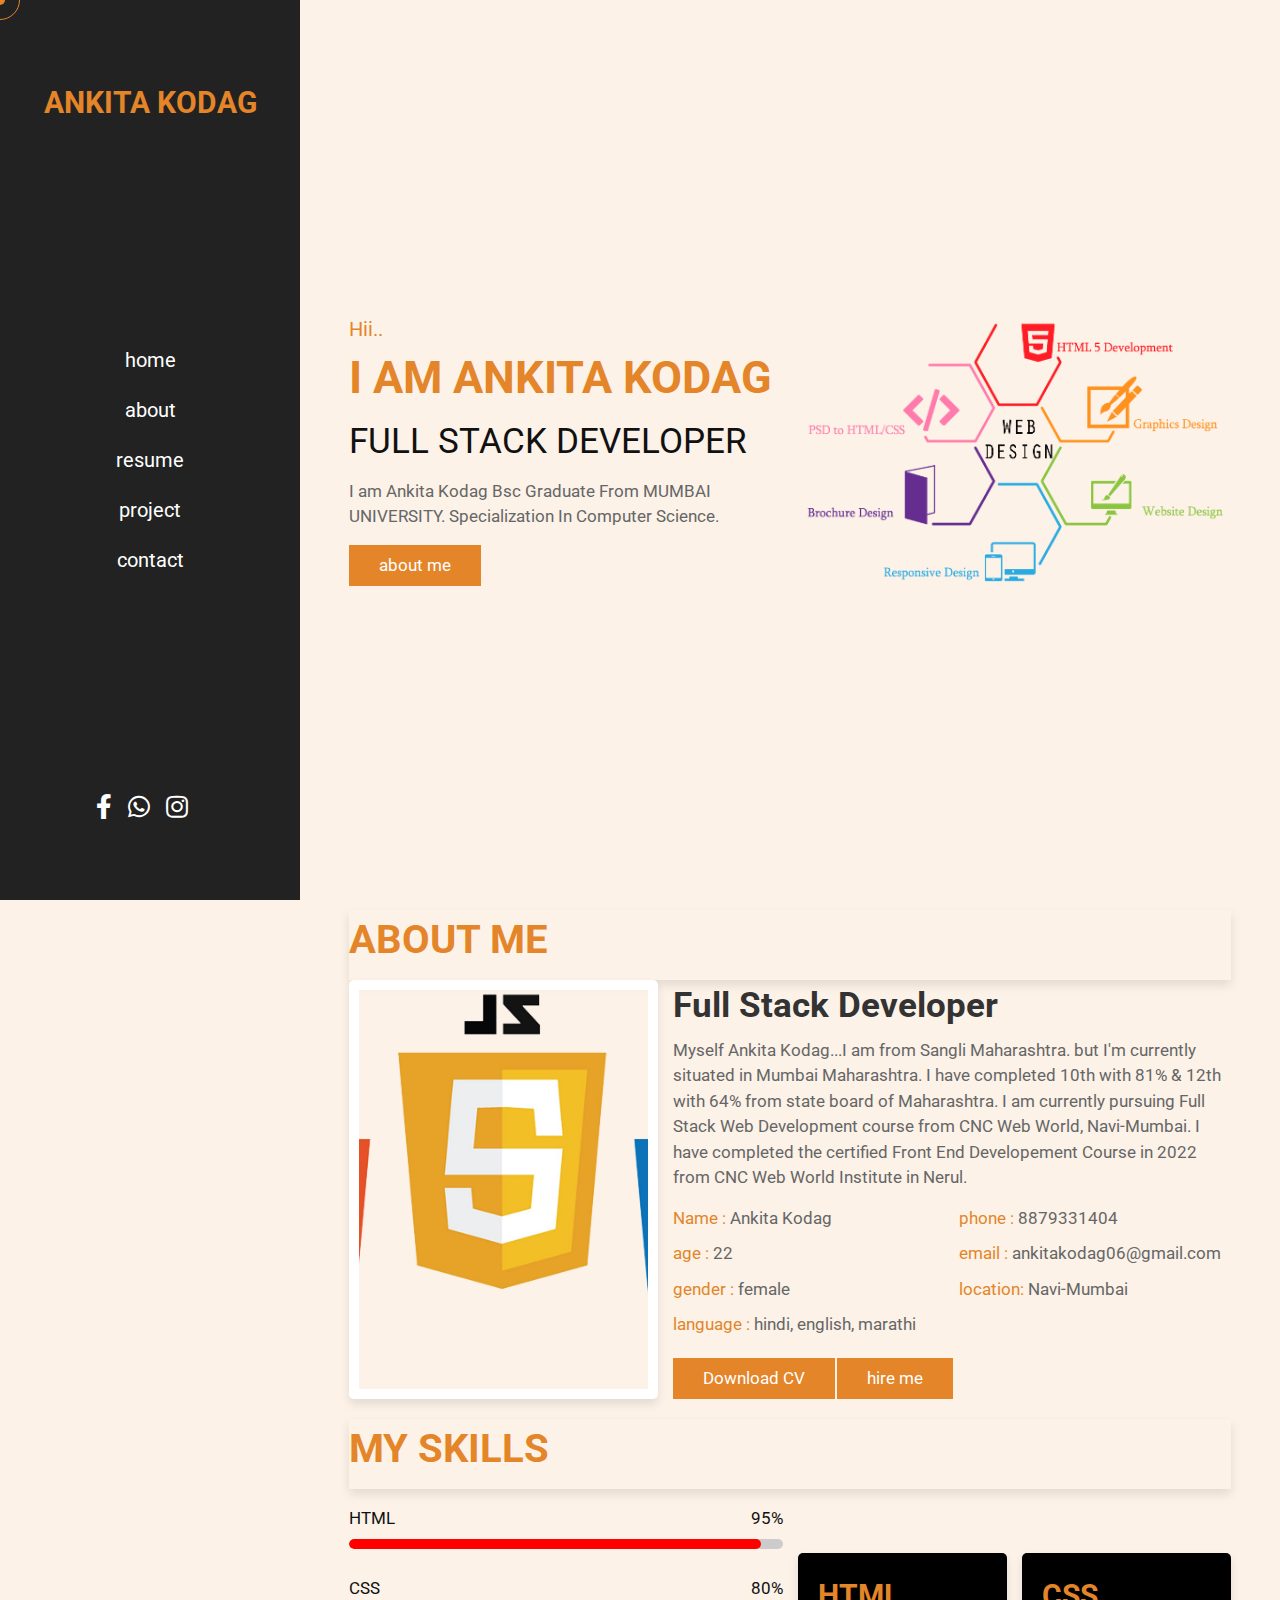
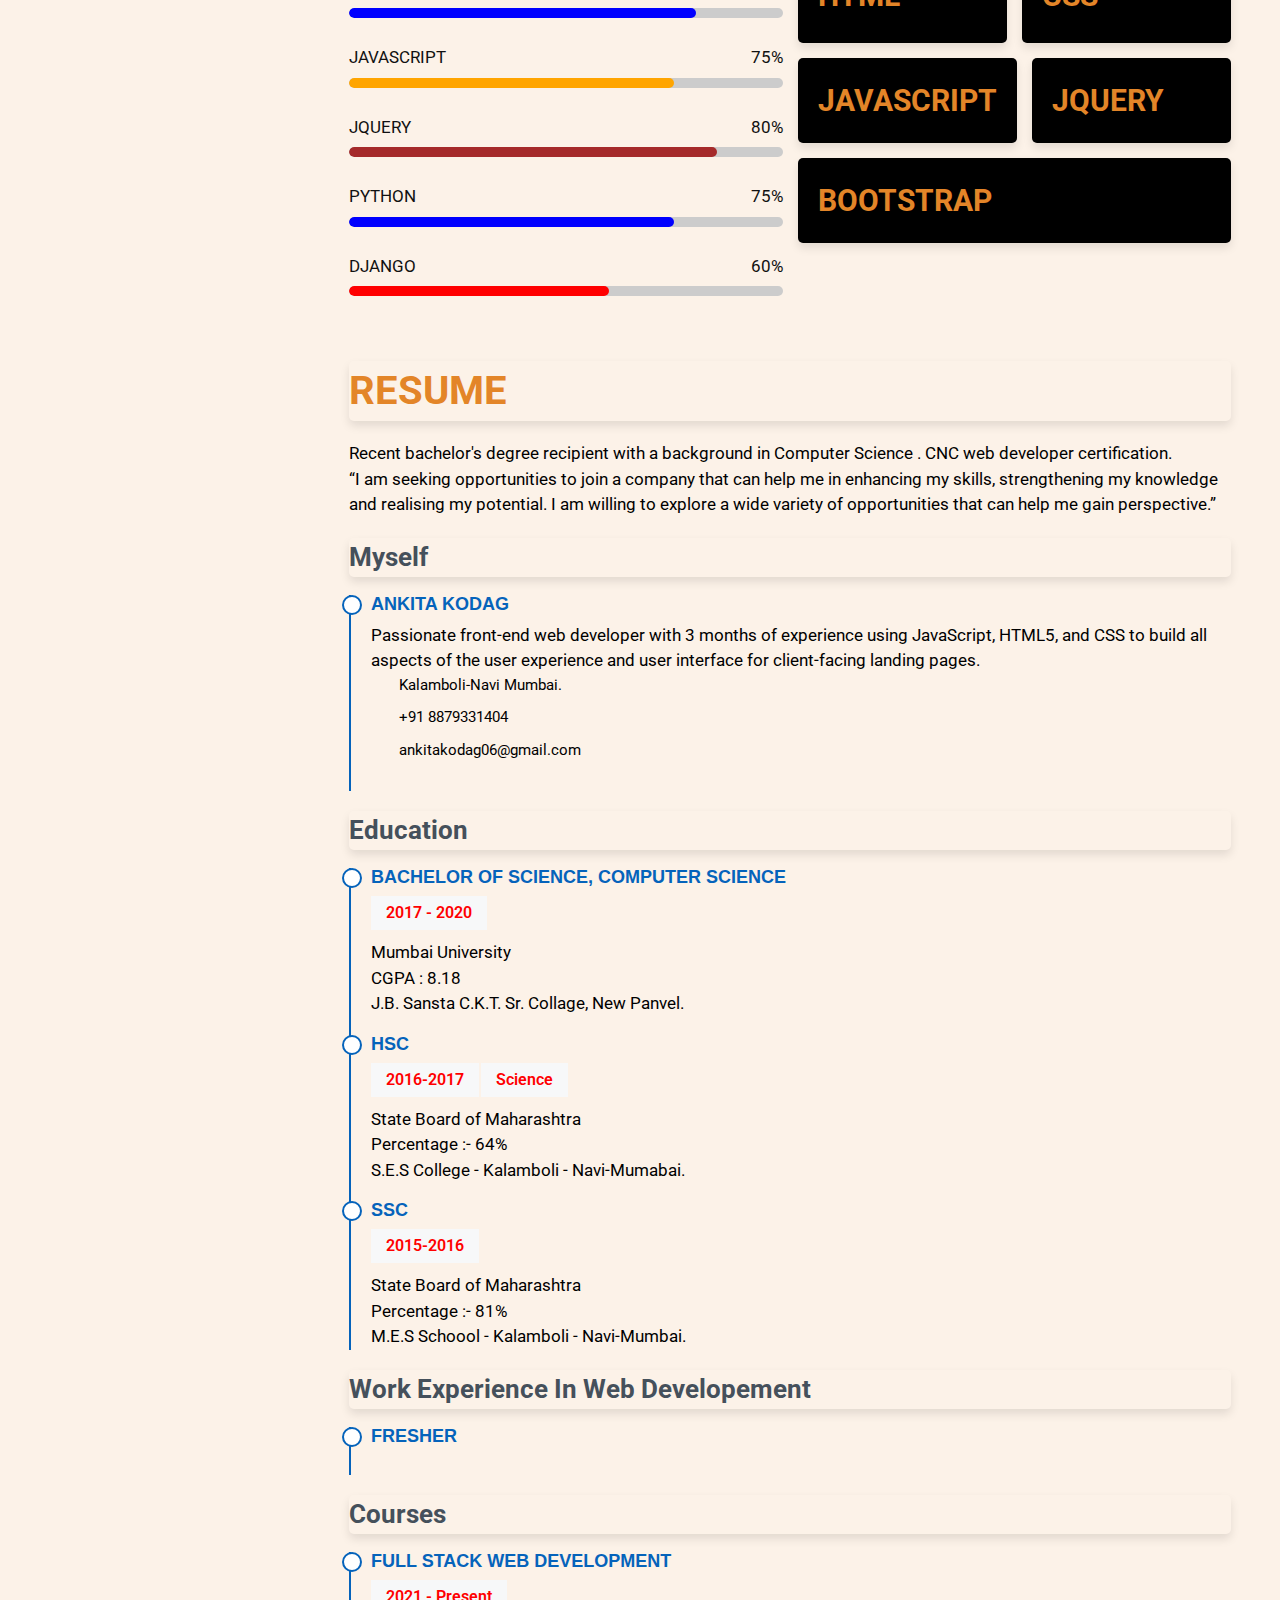
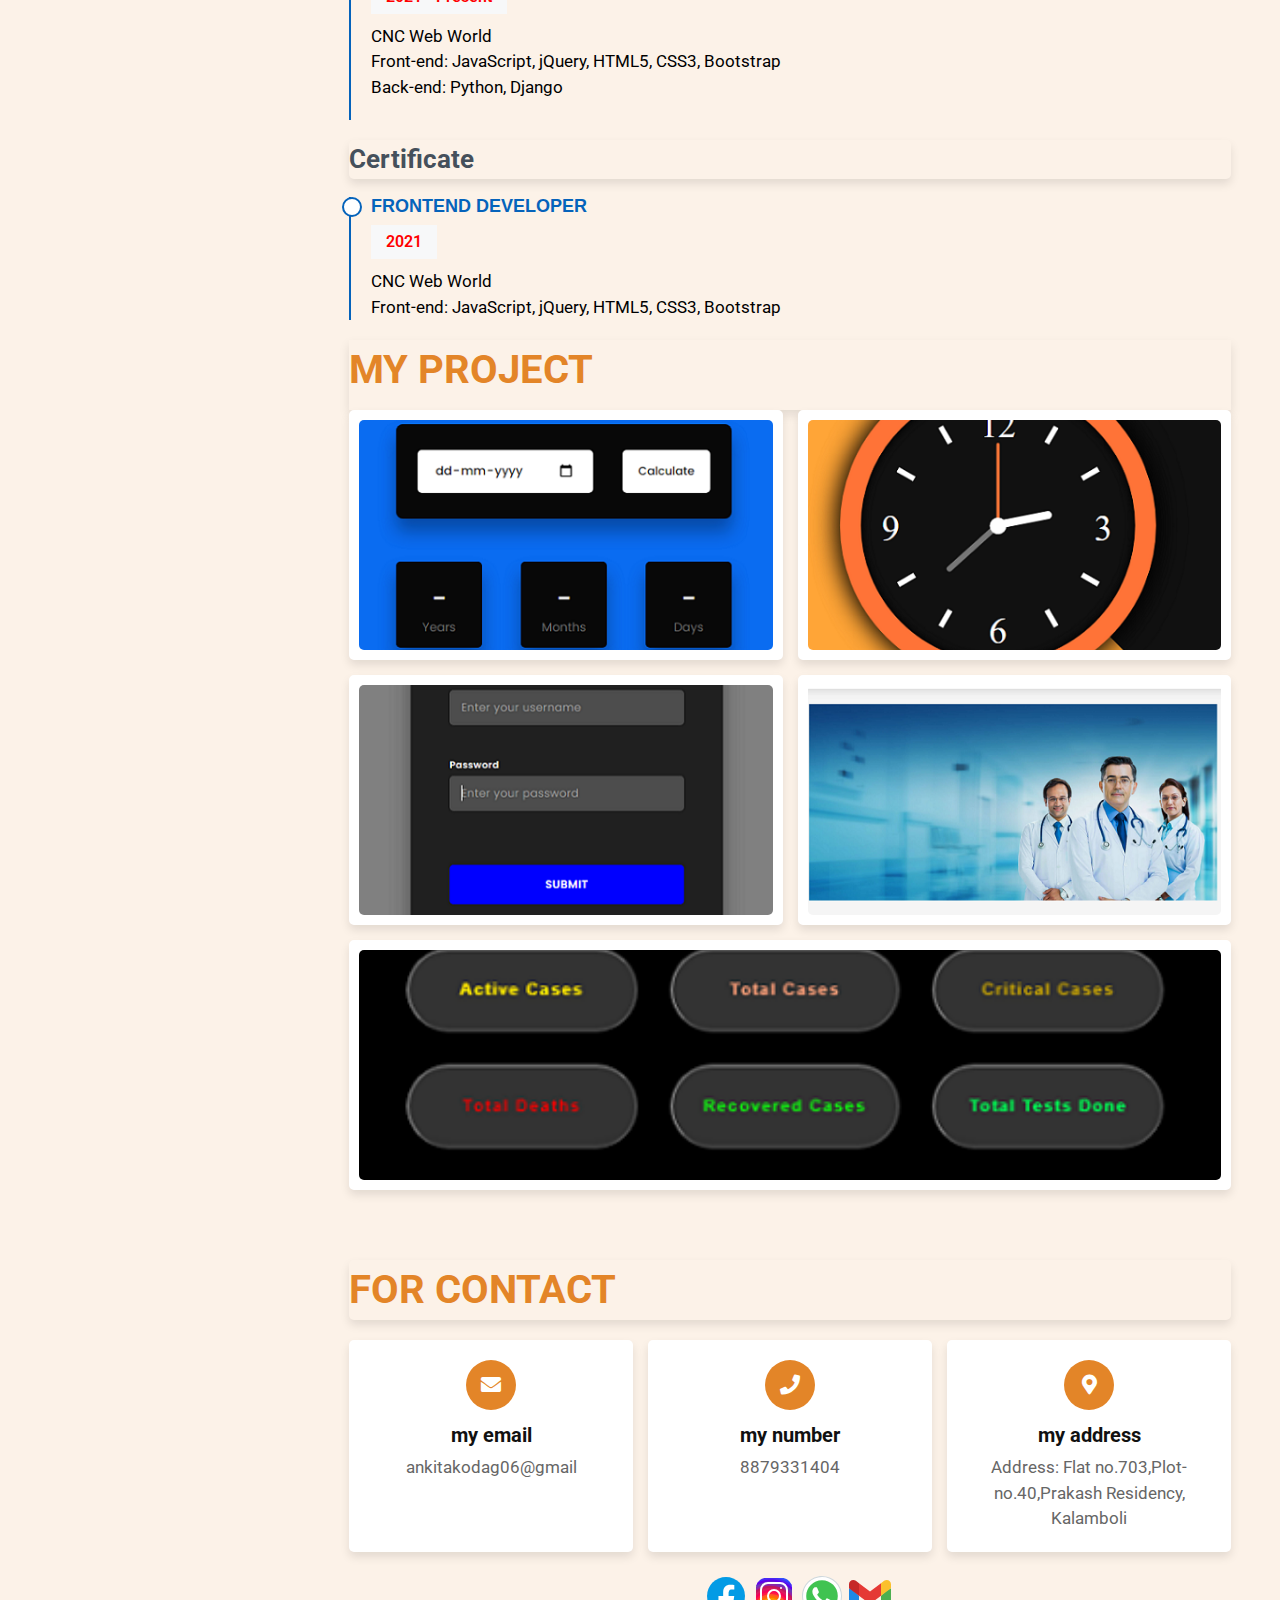
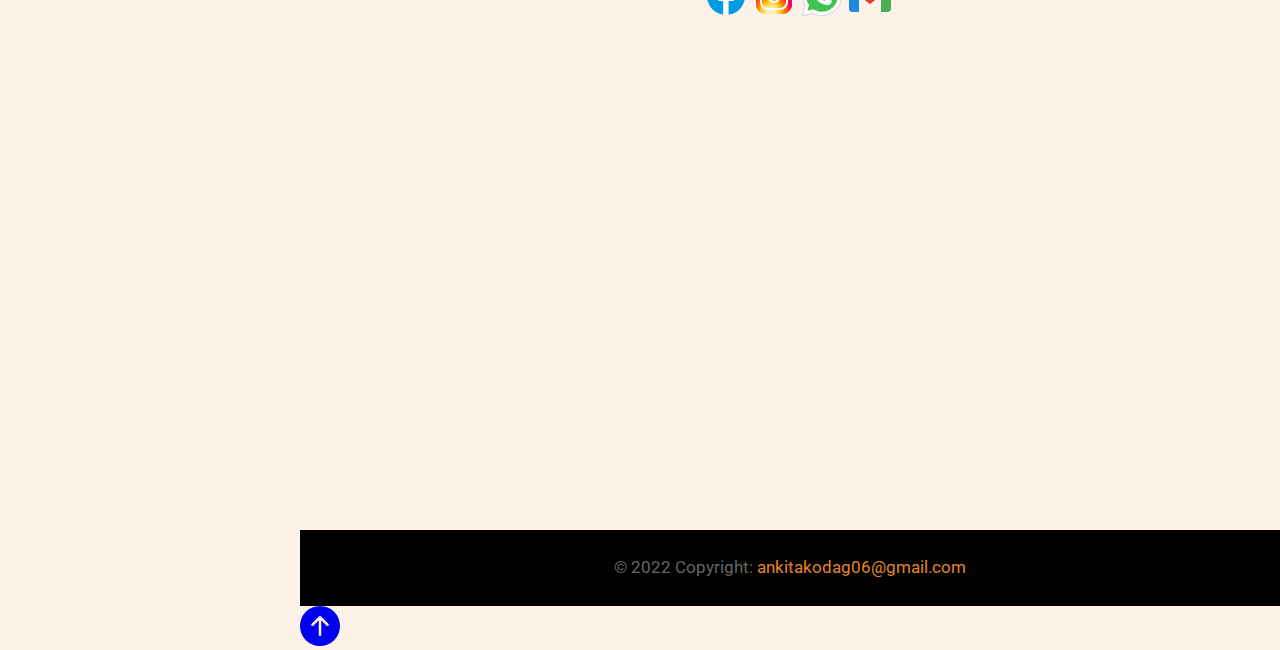
<file: index.html>
<!DOCTYPE html>
<html lang="en">
<head>
    <meta charset="UTF-8">
    <meta http-equiv="X-UA-Compatible" content="IE=edge">
    <meta name="viewport" content="width=device-width, initial-scale=1.0">
    <title>ANKITA_KODAG</title>

    <link rel="stylesheet" href="https://cdnjs.cloudflare.com/ajax/libs/font-awesome/5.15.3/css/all.min.css">

    <link rel="stylesheet" href="css/style.css">

</head>
<body>

<div class="cursor-1"></div>
<div class="cursor-2"></div>


<div id="menu-bars" class="fas fa-bars"></div>
    
<!-- header starts  -->

<header>

    <a href="#" class="logo"> <span>Ankita</span> Kodag </a>

    <nav class="navbar">
        <a href="#home">home</a>
        <a href="#about">about</a>
        <a href="#resume">resume</a>
        <a href="#project">project</a>
        <a href="#contact">contact</a>
    </nav>

    <div class="follow">
        <a href="#" class="fab fa-facebook-f"></a>
        <a href="#" class="fab fa-whatsapp"></a>
        <a href="#" class="fab fa-instagram"></a>
        <a href="#" class="fab fa-email"></a>
    </div>

</header>

<!-- header ends -->

<!-- home starts  -->

<section class="home" id="home">

    <div class="content">
        <span class="hi"> Hii..</span>
        <h3> I AM <span> ANKITA KODAG</span> </h3>
        <p class="info"> FULL STACK DEVELOPER </p>
        <p class="text"> I am Ankita Kodag Bsc Graduate From MUMBAI UNIVERSITY. 
		Specialization In Computer Science.</p>
        <a href="./Ankii-Resume.pdf" class="btn">about me</a>
    </div>

    <div class="image">
        <img src="images/body-banner.png" alt="">
    </div>

</section>

<!-- home ends -->

<!-- about starts  -->

<section class="about" id="about">

<h1 class="heading">ABOUT <span>ME</span> </h1>

<div class="row-1">

    <div class="image">
        <img src="images/about-img.png" alt="">
    </div>

    <div class="content">
        <h3>Full Stack Developer</h3>
        <p>Myself Ankita Kodag...I am from Sangli Maharashtra.
		but I'm currently situated in Mumbai Maharashtra.
		I have completed 10th with 81% & 12th with 64% from state board of Maharashtra.
		I am currently pursuing Full Stack Web Development course from CNC Web World,
		Navi-Mumbai.
	    I have completed the certified Front End Developement Course in 2022 from 
		CNC Web World Institute in Nerul.
              </p>
        <div class="box-container">
            <div class="box">
			    <p> <span> Name : </span> Ankita Kodag</p>
                <p> <span> age : </span> 22 </p>
                <p> <span> gender : </span> female </p>
                <p> <span> language : </span> hindi, english, marathi </p>

            </div>
            <div class="box">          
                <p> <span> phone : </span> 8879331404 </p>
                <p> <span> email : </span> ankitakodag06@gmail.com </p>
                <p> <span> location: </span> Navi-Mumbai </p>
            </div>
        </div>
       <a href="./Ankii-Resume.pdf" class="btn" download="./Ankii-Resume.pdf">Download CV</a>
       <a href="#" class="btn">hire me</a>
    </div>

</div>

<h1 class="heading"> <span> MY </span> SKILLS </h1>

<div class="row-2">

    <div class="skills">
        <div class="progress">
            <h3> HTML <span> 95% </span> </h3>
            <div class="bar"> <span></span> </div>
        </div>
        <div class="progress">
            <h3> CSS <span> 80% </span> </h3>
            <div class="bar"> <span></span> </div>
        </div>
        <div class="progress">
            <h3> JAVASCRIPT <span> 75% </span> </h3>
            <div class="bar"> <span></span> </div>
        </div>
		 <div class="progress">
            <h3> JQUERY <span> 80% </span> </h3>
            <div class="bar"> <span></span> </div>
        </div>
        <div class="progress">
            <h3> PYTHON <span> 75% </span> </h3>
            <div class="bar"> <span></span> </div>
        </div>
		<div class="progress">
            <h3> DJANGO <span> 60% </span> </h3>
            <div class="bar"> <span></span> </div>
        </div>
		
    </div>

    <div class="box-container">

        <div class="box">
            <h3> HTML</h3>
            <p></p>
        </div>
        <div class="box">
            <h3>CSS </h3>
            <p></p>
        </div>
        <div class="box">
            <h3>JAVASCRIPT </h3>
        </div>
		<div class="box">
            <h3>JQUERY </h3>           
        </div>
        <div class="box">
            <h3>BOOTSTRAP </h3>
            
        </div>

    </div>

</div>

</section><br>

<!-- about ends -->

<!-- resume starts  -->

    <section id="resume" class="resume">
      <div class="container">
        <div class="section-title">
          <h2>RESUME</h2>
          <p>Recent bachelor's degree recipient with a background in Computer Science . 
		    CNC web developer
            certification.<br>
            “I am seeking opportunities to join a company that can help me in enhancing my skills, strengthening my
            knowledge and realising my potential. I am willing to explore a wide variety of opportunities that can help
            me gain perspective.”</p>
        </div>
        <div class="row">
          <div class="col-lg-6">
            <h3 class="resume-title">Myself</h3>
            <div class="resume-item pb-0">
              <h4>Ankita Kodag</h4>
              <p>Passionate front-end web developer with 3 months of experience using JavaScript, HTML5, and CSS to
                  build all aspects of the user experience and user interface for client-facing landing pages.</p>
              <ul>
                <li> Kalamboli-Navi Mumbai. </li>
                <li>+91 8879331404</li>
                <li>ankitakodag06@gmail.com</li>
              </ul>
            </div>
            <h3 class="resume-title">Education</h3>
            <div class="resume-item">
              <h4>Bachelor of Science, Computer Science </h4>
              <h5>2017 - 2020</h5>
              <p> Mumbai University <br>CGPA : 8.18 </p>
              <p> J.B. Sansta C.K.T. Sr. Collage, New Panvel. </p>
            </div>
            <div class="resume-item">
              <h4>hsc</h4>
              <h5>2016-2017</h5>
              <h5>Science</h5>
              <p>State Board of Maharashtra<br>Percentage :- 64%</p>
              <p> S.E.S College - Kalamboli - Navi-Mumabai. </p>
            </div>
            <div class="resume-item">
              <h4>ssc</h4>
              <h5>2015-2016</h5><br>
              <p>State Board of Maharashtra<br>Percentage :- 81%</p>
              <p> M.E.S Schoool - Kalamboli - Navi-Mumbai. </p>
            </div>
          </div>
          <div class="col-lg-6">
            <h3 class="resume-title"> Work Experience In Web Developement</h3>
            <div class="resume-item">
              <h4>Fresher</h4>
            </div>
            <h3 class="resume-title">Courses</h3>
            <div class="resume-item">
              <h4>Full Stack Web Development</h4>
              <h5>2021 - Present</h5>
              <p>CNC Web World </p>
              <p>Front-end: JavaScript, jQuery, HTML5, CSS3, Bootstrap <br>
                Back-end: Python, Django</p>
            </div>
            <h3 class="resume-title">Certificate</h3>
            <div class="resume-item">
              <h4>Frontend Developer</h4>
              <h5>2021</h5>
              <p>CNC Web World </p>
              <p>Front-end: JavaScript, jQuery, HTML5, CSS3, Bootstrap</p>
            </div>
            
          </div>
        </div>

      </div>
    </section>
	 
<!-- resume ends -->

 <!--start Projects -->
        
		<section class="project" id="project">

    <h1 class="heading"> <span> my </span> project </h1>

    <div class="box-container">

        <div class="box">
            <a href="Age_calculator/index.html">
                <img src="images/Age_Calculator.PNG">
            </a>
            <h3> Age Calculator </h3>
            <!-- <div class="icons">
                <a href="#" class="fas fa-link"></a>
                <a href="#" class="fas fa-share"></a>
                <a href="#" class="fas fa-search"></a>
            </div> -->
        </div>

        <div class="box">
            <a href="Analog_clock/index.html">
                <img src="images/Analog_clock.PNG" alt="">
            </a>
            <h3> Analog Clock </h3>
            <!-- <div class="icons">
                <a href="#" class="fas fa-link"></a>
                <a href="#" class="fas fa-share"></a>
                <a href="#" class="fas fa-search"></a>
            </div> -->
        </div>

        <div class="box">
            <a href="Login_page/index.html">
                <img src="images/Login_page.PNG" alt="">
            </a>
            <h3> Login Page </h3>
            <!-- <div class="icons">
                <a href="#" class="fas fa-link"></a>
                <a href="#" class="fas fa-share"></a>
                <a href="#" class="fas fa-search"></a>
            </div> -->
        </div>

        <div class="box">
            <a href="hospital_project/index.html">
                <img src="images/Hospital_care.PNG" alt="">
            </a>
            <h3> Apollo Healthcare </h3>
            <!-- <div class="icons">
                <a href="#" class="fas fa-link"></a>
                <a href="#" class="fas fa-share"></a>
                <a href="#" class="fas fa-search"></a>
            </div> -->
        </div>

        <div class="box">
            <a href="covid_cases_tracker/covid.html">
                <img src="images/Covid_tracker.PNG" alt="">
            </a>
            <h3> Covid Cases Tracker </h3>
            <div class="icons">
                <a href="#" class="fas fa-link"></a>
                <a href="#" class="fas fa-share"></a>
                <a href="#" class="fas fa-search"></a>
            </div>
        </div>
    </div>

</section>
<!-- Projects ends -->

<!-- contact starts  -->

<section class="contact" id="contact">

     <h2>FOR CONTACT</h2>
	 
	 <div class="icons-container">

        <div class="icons">
            <i class="fas fa-envelope"></i>
            <h3>my email</h3>
            <p>ankitakodag06@gmail</p>
        </div>

        <div class="icons">
            <i class="fas fa-phone"></i>
            <h3>my number</h3>
            <p>8879331404</p>
        </div>

        <div class="icons">
            <i class="fas fa-map-marker-alt"></i>
            <h3>my address</h3>
            <p>Address: Flat no.703,Plot-no.40,Prakash Residency,
               Kalamboli</p>
        </div>

    </div>
	
            <ul class="list-unstyled list-inline text-center">
                <li class="list-inline-item">
                    <a href="https://www.facebook.com/ankita.kodag.96">
                        <div class="icons8-facebook"></div>
                    </a>
                </li>
                <li class="list-inline-item">
                    <a href="https://instagram.com/_.ankii._06">
                        <div class="icons8-instagram"></div>
                    </a>
                </li>
                <li class="list-inline-item">
                    <a href="https://wa.me/8879331404">
                        <div class="icons8-whatsapp"></div>
                    </a>
                </li>
                <li class="list-inline-item">
                    <a href="mailto:ankitakodag06@gmail.com">
                        <div class="icons8-gmail"></div>
                    </a>
                </li>
            </ul>

</section>

<!-- contact ends -->

<div class="footer">© 2022 Copyright:
            <a href="mailto:ankitakodag06@gmail.com"> ankitakodag06@gmail.com</a>
        </div>

<div class="preloader fixed-bottom d-flex">
        <a href="#" class="back-to-top d-flex justify-content-end active">
            <svg width="40" height="40" fill="currentColor" class="bi bi-arrow-up-circle-fill" viewBox="0 0 16 16">
            <path d="M16 8A8 8 0 1 0 0 8a8 8 0 0 0 16 0zm-7.5 3.5a.5.5 0 0 1-1 0V5.707L5.354 7.854a.5.5 0 1 1-.708-.708l3-3a.5.5 0 0 1 .708 0l3 3a.5.5 0 0 1-.708.708L8.5 5.707V11.5z" />
            </svg>
        </a>
    </div>
    <script>
        $(".navbar-toggler").click(function() {
            $("#menu").css({
                "background": "white",
                "text-align": "center",
                "box-shadow": "10px 10px 100px grey"
            });
        });
    </script>
	
<script src="js/script.js"></script>

</body>
</html>
</file>
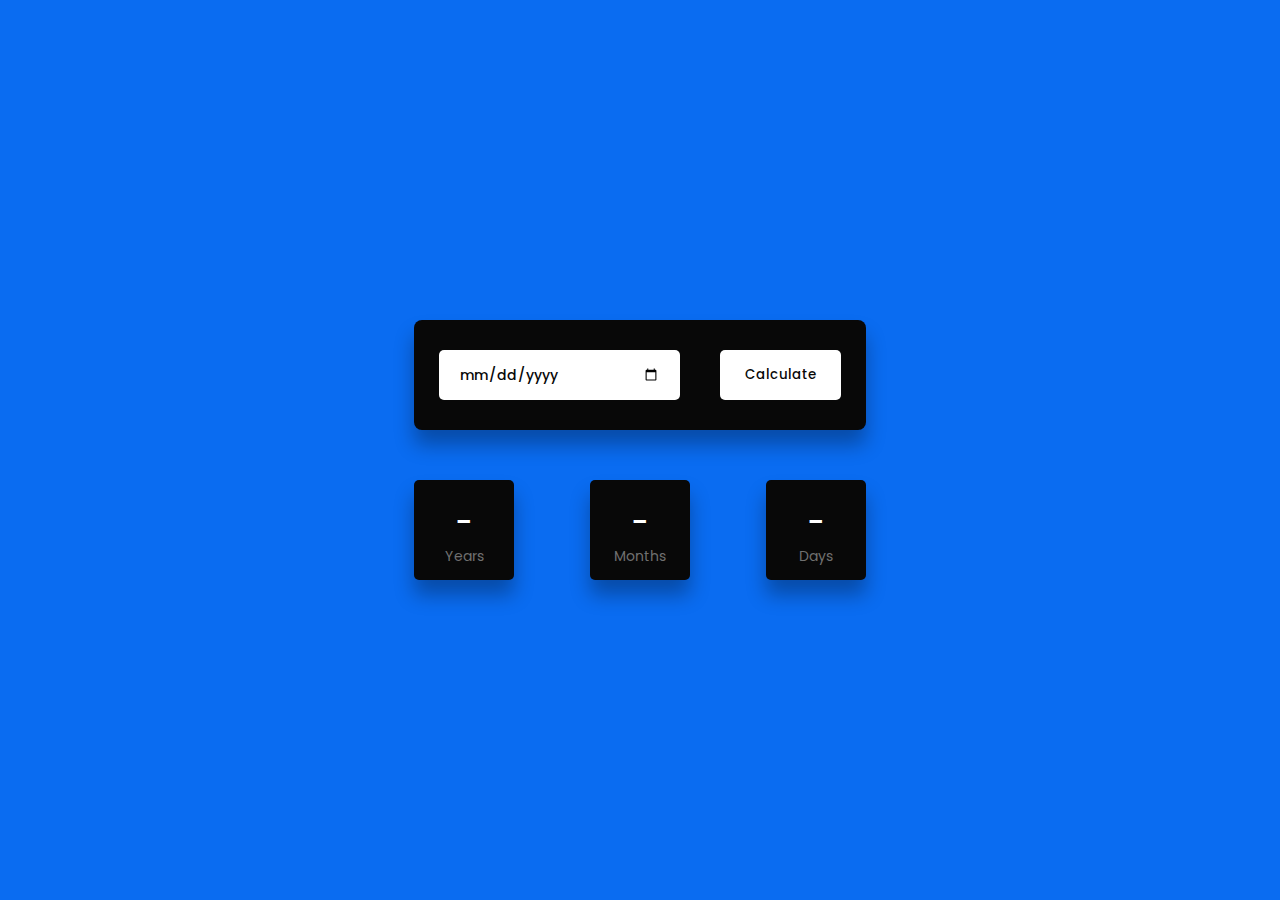
<file: Age_calculator/index.html>
<!DOCTYPE html>
<html lang="en">
<head>
    <title>Age Calculator</title>
    <!--Google Font-->
    <link rel="preconnect" href="https://fonts.gstatic.com">
    <link href="https://fonts.googleapis.com/css2?family=Poppins:wght@400;500&display=swap" rel="stylesheet">
    <!--Stylesheet-->
    <link rel="stylesheet" href="style.css">
</head>
<body>
    <div class="container">
        <div class="inputs-wrapper">
            <input type="date" id="date-input">
            <button onclick="ageCalculate()">Calculate</button>
        </div>
        <div class="outputs-wrapper">
            <div>
                <span id="years">
                    -
                </span>
                <p>
                    Years
                </p>
            </div>
            <div>
                <span id="months">
                    -
                </span>
                <p>
                   Months
                </p>
            </div>
            <div>
                <span id="days">
                    -
                </span>
                <p>
                    Days
                </p>
            </div>
        </div>
    </div>
    <script src="script.js"></script>
</body>
</html>
</file>
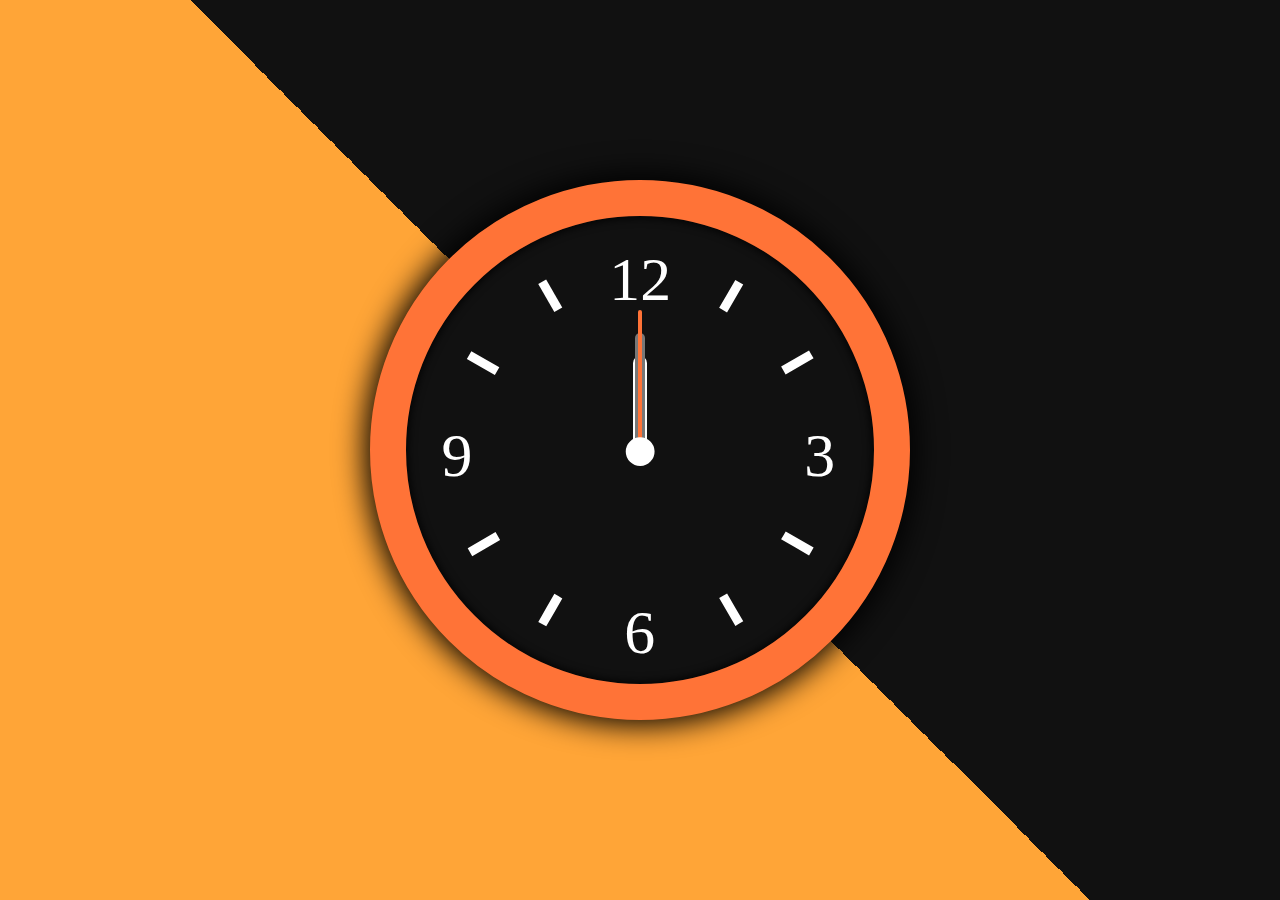
<file: Analog_clock/index.html>
<html>
<head>
    <title>Clock</title>
    <style>
        *{
            padding: 0;
            margin: 0;
            box-sizing: border-box;
        }
        body{
            height: 100vh;
            width: 100vw;
            background: linear-gradient(45deg,#ffa537 50%,#111 50%);
        }
        .clock{
            height: 60vmin;
            width: 60vmin;
            background: #111;
            border-radius: 50%;
            border: 4vmin solid #ff7337;
            position: absolute;
            top: 50%;
            left: 50%;
            transform: translate(-50%,-50%);
            box-shadow:0 0 30px 5px black,
            inset 0 0 10px 1px black;
        }
        svg{
            height: 100%;
            width: 100%;
        }
        #hourhand{
            height: 20%;
            width: 3%;
            background:#fff;
        }
        #minhand{
            height: 25%;
            width: 2%;
            background: #777;
        }
        #sechand{
            height: 30%;
            width: 1%;
            background: #ff7337;
        }
        #hourhand , #minhand , #sechand{
            position: absolute;
            left: 0;
            right: 0;
            margin: auto;
            bottom: 50%;
            z-index: -1;
            border-radius: 1vmin;
            transform-origin: bottom;  
        }
      
    </style>
</head>
<body>
   <div class="clock">
       <div id="hourhand"></div>
       <div id="minhand"></div>
       <div id="sechand"></div>
       <svg id="Layer_1" data-name="Layer 1" width="320" height="320" viewBox="0 0 320 320">

        <title>clock new temp</title>

        <circle cx="160" cy="160" r="160" style="fill: none" />

        <g>

            <path
                d="M90.41829,46.56813l5.40956-3.12228c3.66372,6.36569,7.30721,12.69624,11.01555,19.13948l-5.40783,3.1334Z"
                style="fill: #fff" />

            <path
                d="M63.82572,103.36729,60.74883,108.796,41.60629,97.8415,44.69,92.43065C51.07971,96.08258,57.38641,99.68705,63.82572,103.36729Z"
                style="fill: #fff" />

            <path
                d="M101.45571,258.35751c1.88379,1.08545,3.5949,2.0714,5.41266,3.11878-3.66,6.36731-7.2817,12.66808-10.97572,19.09463l-5.44582-3.043C94.12876,271.1164,97.76594,264.78275,101.45571,258.35751Z"
                style="fill: #fff" />

            <path
                d="M225.17634,43.69783c1.84207,1.05807,3.55478,2.04183,5.40949,3.10718l-11.08332,19.12-5.37464-3.1643C217.80213,56.42121,221.46346,50.104,225.17634,43.69783Z"
                style="fill: #fff" />

            <path
                d="M275.58741,232.09351c-6.436-3.71452-12.7328-7.34863-19.12046-11.03525,1.07107-1.82437,2.0849-3.55131,3.16364-5.38875l19.09655,11.025C277.67729,228.49981,276.67215,230.22819,275.58741,232.09351Z"
                style="fill: #fff" />

            <path
                d="M45.2884,232.626l-3.10166-5.42688,19.01835-11.11293c1.07566,1.84659,2.08195,3.57412,3.13731,5.38585Z"
                style="fill: #fff" />

            <path
                d="M275.56452,91.88642c1.07864,1.87784,2.0608,3.58763,3.10882,5.4121L259.56711,108.361c-1.03017-1.82147-2.015-3.56272-3.0717-5.43122Z"
                style="fill: #fff" />

            <path
                d="M214.13,261.22387l5.41128-3.12022c3.68242,6.34842,7.34868,12.669,11.06216,19.071-1.8268,1.07453-3.5612,2.09471-5.36191,3.15387Z"
                style="fill: #fff" />

            <text transform="translate(149.2113 298.5818)"
                style="font-size: 42.23796081542969px;fill: #fff;font-family: WorkSans-Regular, Work Sans">6</text>

            <path
                d="M160.19628,170.99376a9.94806,9.94806,0,0,1-9.944-9.96613,9.86362,9.86362,0,0,1,19.71948-.17825A10.01217,10.01217,0,0,1,160.19628,170.99376Z"
                style="fill: #fff" />

            <text transform="translate(24.27283 178.11598)"
                style="font-size: 42.23796081542969px;fill: #fff;font-family: WorkSans-Regular, Work Sans">9</text>

            <text transform="translate(272.33728 178.11598)"
                style="font-size: 42.23796081542969px;fill: #fff;font-family: WorkSans-Regular, Work Sans">3</text>

            <text transform="translate(138.97937 57.27126)"
                style="font-size: 42.23796081542969px;fill: #fff;font-family: WorkSans-Regular, Work Sans">12</text>

        </g>

    </svg>
   </div>
   <script>
    // clock hand variables
    let hourhand = document.getElementById('hourhand');
    let minhand = document.getElementById('minhand');
    let sechand = document.getElementById('sechand');
    // loop
    setInterval(() => {
        // time variavles
        let time = new Date();
        let hour = time.getHours();
        let min = time.getMinutes();
        let sec = time.getSeconds();
        // maths
        let hr = hour*30 + min/2;
        let mr = min*6;
        let sr = sec*6;

        // hand rptation
        hourhand.style.transform =`rotate(${hr}deg)`;
        minhand.style.transform =`rotate(${mr}deg)`;
        sechand.style.transform =`rotate(${sr}deg)`;

    }, 1000);
   </script>
</body>
</html>
</file>
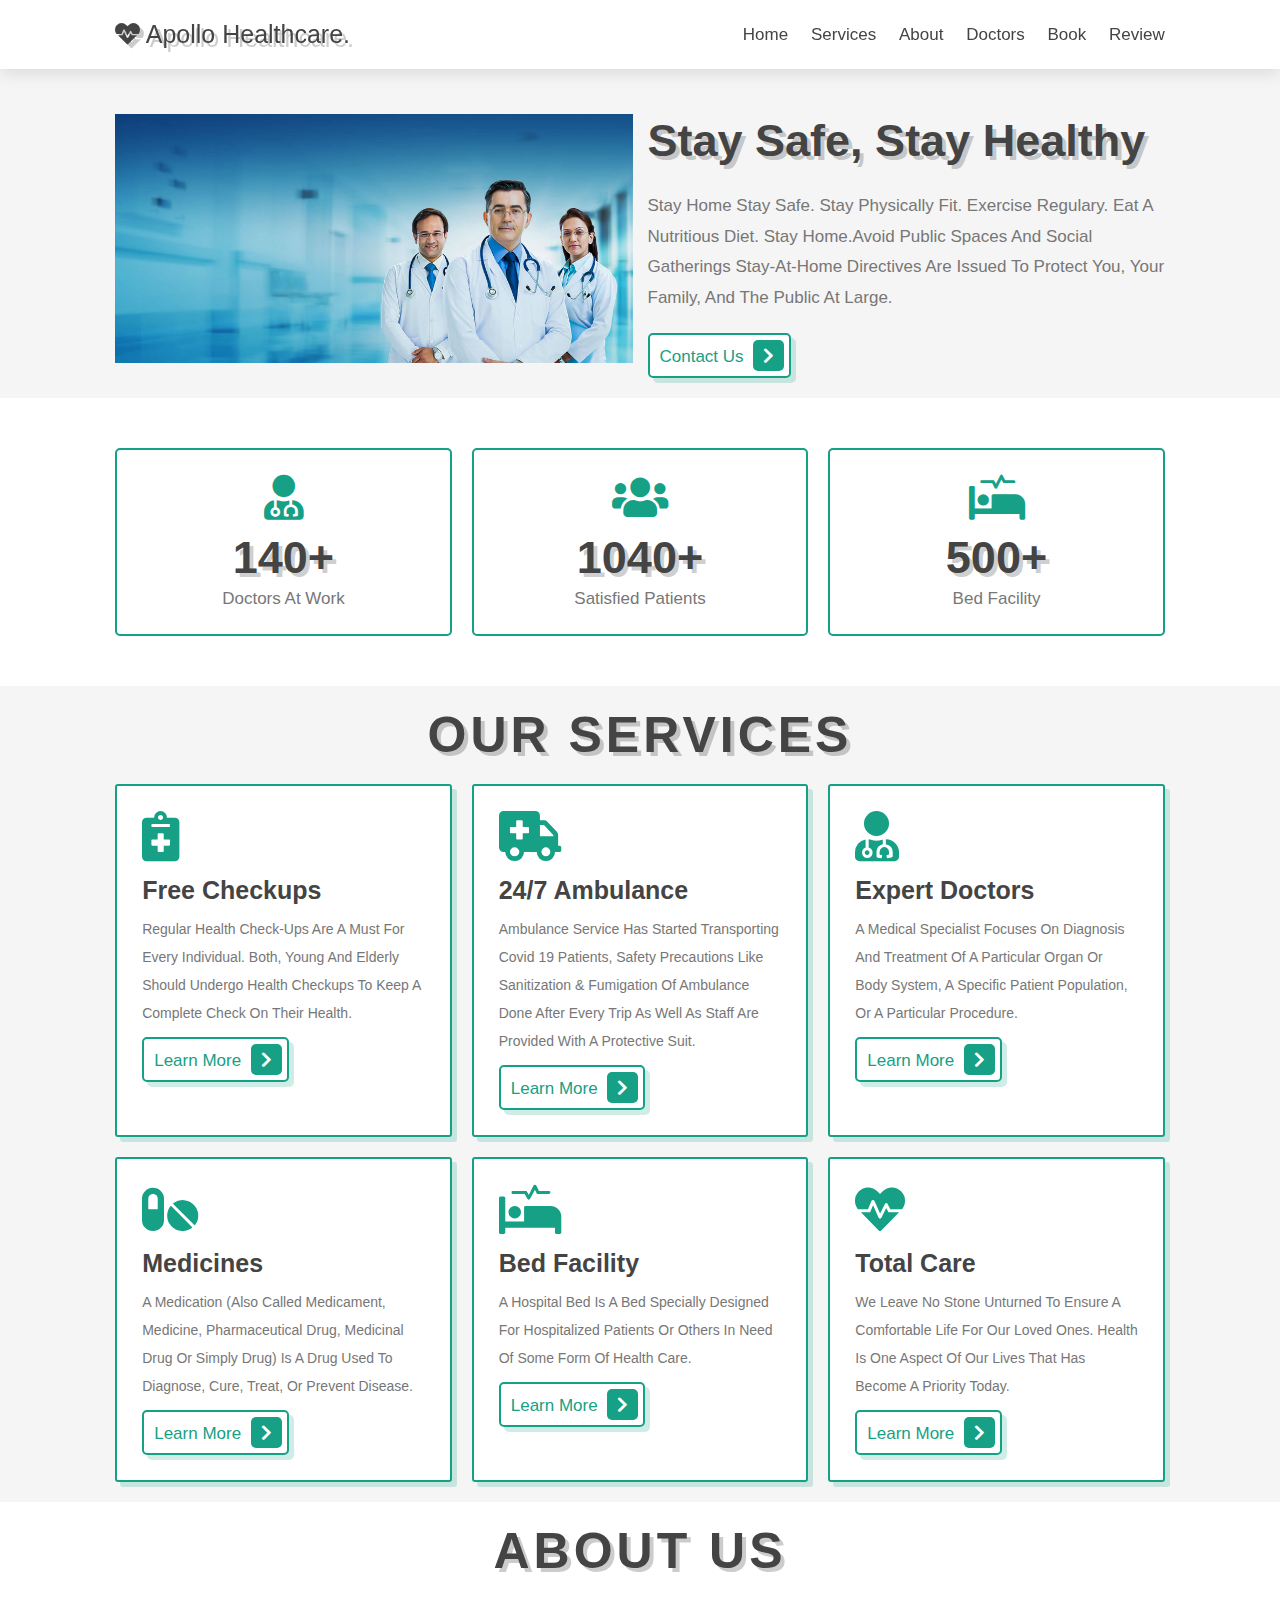
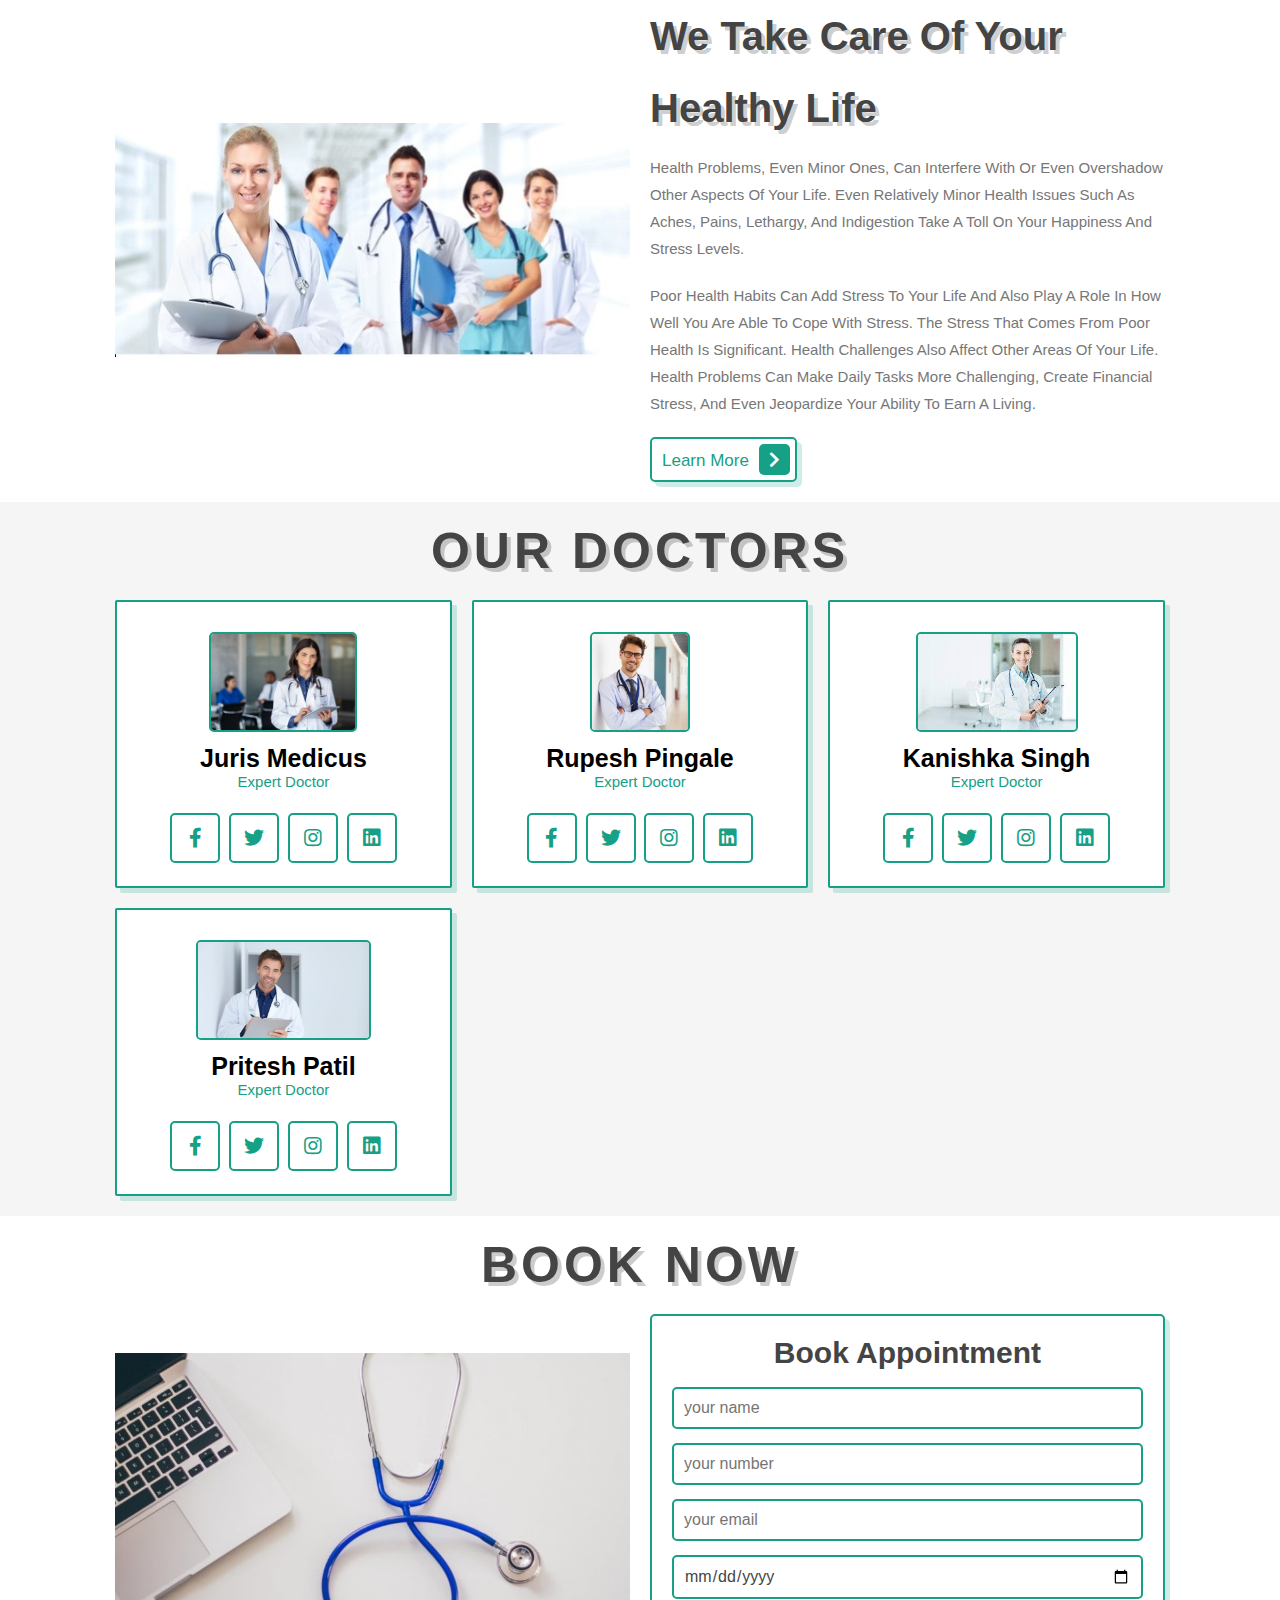
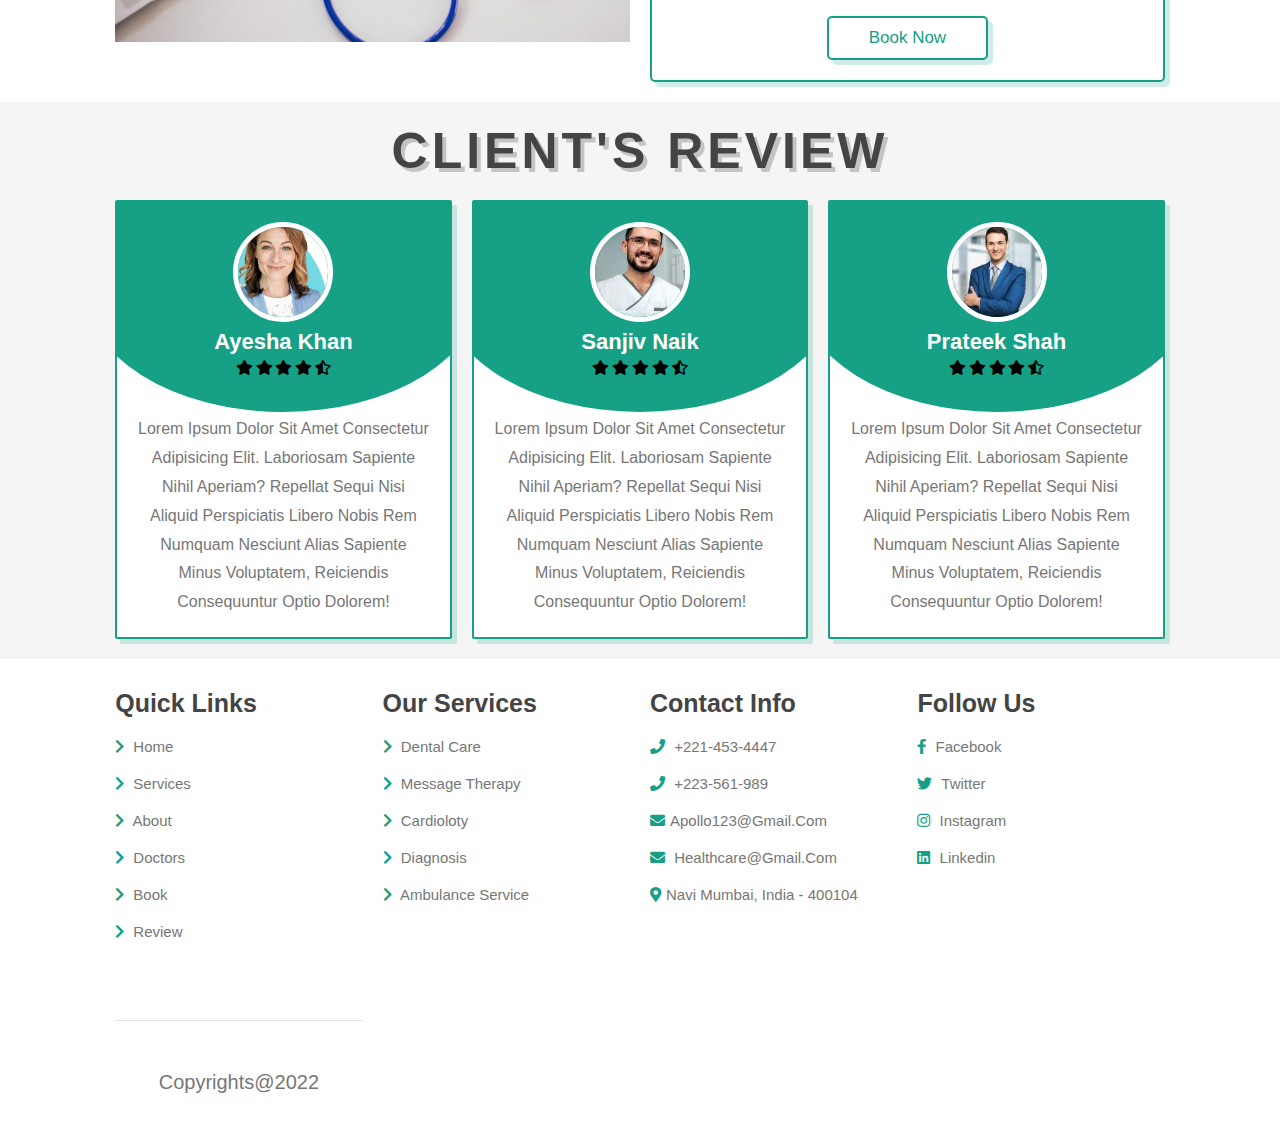
<file: Hospital_project/index.html>
<!DOCTYPE html>
<html lang="en">
<head>
    <meta charset="UTF-8">
    <meta http-equiv="X-UA-Compatible" content="IE=edge">
    <meta name="viewport" content="width=device-width, initial-scale=1.0">
    <title>Apollo healthcare</title>

    <!-- font awesome cdn link  -->
    <link rel="stylesheet" href="https://cdnjs.cloudflare.com/ajax/libs/font-awesome/5.15.4/css/all.min.css">

    <!-- custom css file link  -->
    <link rel="stylesheet" href="css/style.css">

</head>
<body>
    
<!-- header section starts  -->

<header class="header">

    <a href="#" class="logo"> <i class="fas fa-heartbeat"></i> Apollo healthcare. </a>

    <nav class="navbar">
        <a href="#home">home</a>
        <a href="#services">services</a>
        <a href="#about">about</a>
        <a href="#doctors">doctors</a>
        <a href="#book">book</a>
        <a href="#review">review</a>
    </nav>

    <div id="menu-btn" class="fas fa-bars"></div>

</header>

<!-- header section ends -->

<!-- home section starts  -->

<section class="home" id="home">

    <div class="image">
        <img src="image/home-bg.jpg" alt="">
    </div>

    <div class="content">
        <h3>stay safe, stay healthy</h3>
        <p>Stay home stay safe. Stay physically fit. Exercise regulary. Eat a nutritious diet. 
		Stay home.Avoid public spaces and social gatherings
		Stay-at-home directives are issued to protect you, your family, and the public at large.</p>
        <a href="#" class="btn"> contact us <span class="fas fa-chevron-right"></span> </a>
    </div>

</section>

<!-- home section ends -->

<!-- icons section starts  -->

<section class="icons-container">

    <div class="icons">
        <i class="fas fa-user-md"></i>
        <h3>140+</h3>
        <p>doctors at work</p>
    </div>

    <div class="icons">
        <i class="fas fa-users"></i>
        <h3>1040+</h3>
        <p>satisfied patients</p>
    </div>

    <div class="icons">
        <i class="fas fa-procedures"></i>
        <h3>500+</h3>
        <p>bed facility</p>
    </div>



</section>

<!-- icons section ends -->

<!-- services section starts  -->

<section class="services" id="services">

    <h1 class="heading"> our <span>services</span> </h1>

    <div class="box-container">

        <div class="box">
            <i class="fas fa-notes-medical"></i>
            <h3>free checkups</h3>
            <p>Regular health check-ups are a must for every individual.
			Both, young and elderly should undergo health checkups to keep a complete check on their health.</p>
            <a href="#" class="btn"> learn more <span class="fas fa-chevron-right"></span> </a>
        </div>

        <div class="box">
            <i class="fas fa-ambulance"></i>
            <h3>24/7 ambulance</h3>
            <p>Ambulance service has started transporting Covid 19 patients, safety precautions like sanitization 
			& fumigation of ambulance done after every trip as well as staff are provided with a protective suit.</p>
            <a href="#" class="btn"> learn more <span class="fas fa-chevron-right"></span> </a>
        </div>

        <div class="box">
            <i class="fas fa-user-md"></i>
            <h3>expert doctors</h3>
            <p>A medical specialist focuses on diagnosis and treatment of a particular organ or body
			system, a specific patient population, or a particular procedure.</p>
            <a href="#" class="btn"> learn more <span class="fas fa-chevron-right"></span> </a>
        </div>

        <div class="box">
            <i class="fas fa-pills"></i>
            <h3>medicines</h3>
            <p>A medication (also called medicament, medicine, pharmaceutical drug, medicinal drug
			or simply drug) is a drug used to diagnose, cure, treat, or prevent disease.</p>
            <a href="#" class="btn"> learn more <span class="fas fa-chevron-right"></span> </a>
        </div>

        <div class="box">
            <i class="fas fa-procedures"></i>
            <h3>bed facility</h3>
            <p>A hospital bed is a bed specially designed for hospitalized patients or
			others in need of some form of health care. </p>
            <a href="#" class="btn"> learn more <span class="fas fa-chevron-right"></span> </a>
        </div>

        <div class="box">
            <i class="fas fa-heartbeat"></i>
            <h3>total care</h3>
            <p>We leave no stone unturned to ensure a comfortable life for our loved ones. Health is one
			aspect of our lives that has become a priority today. </p>
            <a href="#" class="btn"> learn more <span class="fas fa-chevron-right"></span> </a>
        </div>

    </div>

</section>

<!-- services section ends -->

<!-- about section starts  -->

<section class="about" id="about">

    <h1 class="heading"> <span>about</span> us </h1>

    <div class="row">

        <div class="image">
            <img src="image/home3-bg.jpg" alt="">
        </div>

        <div class="content">
            <h3>we take care of your healthy life</h3>
            <p>Health problems, even minor ones, can interfere with or even overshadow other aspects of your life. Even relatively
			minor health issues such as aches, pains, lethargy, and indigestion take a toll on your happiness and stress levels. </p>
            <p>Poor health habits can add stress to your life and also play a role in how well you are able to cope with stress.
			The stress that comes from poor health is significant. Health challenges also affect other areas of your life. Health problems 
			can make daily tasks more challenging, create financial stress, and even jeopardize your ability to earn a living.</p>
            <a href="#" class="btn"> learn more <span class="fas fa-chevron-right"></span> </a>

        </div>

    </div>

</section>

<!-- about section ends -->

<!-- doctors section starts  -->

<section class="doctors" id="doctors">

    <h1 class="heading"> our <span>doctors</span> </h1>

    <div class="box-container">

        <div class="box">
            <img src="image/doc-1.jpg" alt="">
            <h3>Juris Medicus</h3>
            <span>expert doctor</span>
            <div class="share">
                <a href="#" class="fab fa-facebook-f"></a>
                <a href="#" class="fab fa-twitter"></a>
                <a href="#" class="fab fa-instagram"></a>
                <a href="#" class="fab fa-linkedin"></a>
            </div>
        </div>

        <div class="box">
            <img src="image/doc-2.jpg" alt="">
            <h3>Rupesh Pingale</h3>
            <span>expert doctor</span>
            <div class="share">
                <a href="#" class="fab fa-facebook-f"></a>
                <a href="#" class="fab fa-twitter"></a>
                <a href="#" class="fab fa-instagram"></a>
                <a href="#" class="fab fa-linkedin"></a>
            </div>
        </div>

        <div class="box">
            <img src="image/doc-3.jpg" alt="">
            <h3>Kanishka Singh</h3>
            <span>expert doctor</span>
            <div class="share">
                <a href="#" class="fab fa-facebook-f"></a>
                <a href="#" class="fab fa-twitter"></a>
                <a href="#" class="fab fa-instagram"></a>
                <a href="#" class="fab fa-linkedin"></a>
            </div>
        </div>

        <div class="box">
            <img src="image/doc-4.jpg" alt="">
            <h3>Pritesh Patil</h3>
            <span>expert doctor</span>
            <div class="share">
                <a href="#" class="fab fa-facebook-f"></a>
                <a href="#" class="fab fa-twitter"></a>
                <a href="#" class="fab fa-instagram"></a>
                <a href="#" class="fab fa-linkedin"></a>
            </div>
        </div>

     

    </div>

</section>

<!-- doctors section ends -->

<!-- booking section starts   -->

<section class="book" id="book">

    <h1 class="heading"> <span>book</span> now </h1>    

    <div class="row">

        <div class="image">
            <img src="image/home2-bg.jpg" alt="">
        </div>

        <form action="">
            <h3>book appointment</h3>
            <input type="text" placeholder="your name" class="box">
            <input type="number" placeholder="your number" class="box">
            <input type="email" placeholder="your email" class="box">
            <input type="date" class="box">
            <input type="submit" value="book now" class="btn">
        </form>

    </div>

</section>

<!-- booking section ends -->

<!-- review section starts  -->

<section class="review" id="review">
    
    <h1 class="heading"> client's <span>review</span> </h1>

    <div class="box-container">

        <div class="box">
            <img src="image/pic-1.png" alt="">
            <h3>Ayesha khan</h3>
            <div class="stars">
                <i class="fas fa-star"></i>
                <i class="fas fa-star"></i>
                <i class="fas fa-star"></i>
                <i class="fas fa-star"></i>
                <i class="fas fa-star-half-alt"></i>
            </div>
            <p class="text">Lorem ipsum dolor sit amet consectetur adipisicing elit. Laboriosam sapiente nihil aperiam? Repellat sequi nisi aliquid perspiciatis libero nobis rem numquam nesciunt alias sapiente minus voluptatem, reiciendis consequuntur optio dolorem!</p>
        </div>

        <div class="box">
            <img src="image/pic-2.jpg" alt="">
            <h3>Sanjiv naik</h3>
            <div class="stars">
                <i class="fas fa-star"></i>
                <i class="fas fa-star"></i>
                <i class="fas fa-star"></i>
                <i class="fas fa-star"></i>
                <i class="fas fa-star-half-alt"></i>
            </div>
            <p class="text">Lorem ipsum dolor sit amet consectetur adipisicing elit. Laboriosam sapiente nihil aperiam? Repellat sequi nisi aliquid perspiciatis libero nobis rem numquam nesciunt alias sapiente minus voluptatem, reiciendis consequuntur optio dolorem!</p>
        </div>

        <div class="box">
            <img src="image/pic-3.jpg" alt="">
            <h3>Prateek Shah</h3>
            <div class="stars">
                <i class="fas fa-star"></i>
                <i class="fas fa-star"></i>
                <i class="fas fa-star"></i>
                <i class="fas fa-star"></i>
                <i class="fas fa-star-half-alt"></i>
            </div>
            <p class="text">Lorem ipsum dolor sit amet consectetur adipisicing elit. Laboriosam sapiente nihil aperiam? Repellat sequi nisi aliquid perspiciatis libero nobis rem numquam nesciunt alias sapiente minus voluptatem, reiciendis consequuntur optio dolorem!</p>
        </div>

    </div>

</section>

<!-- review section ends -->



<!-- footer section starts  -->

<section class="footer">

    <div class="box-container">

        <div class="box">
            <h3>quick links</h3>
            <a href="#"> <i class="fas fa-chevron-right"></i> home </a>
            <a href="#"> <i class="fas fa-chevron-right"></i> services </a>
            <a href="#"> <i class="fas fa-chevron-right"></i> about </a>
            <a href="#"> <i class="fas fa-chevron-right"></i> doctors </a>
            <a href="#"> <i class="fas fa-chevron-right"></i> book </a>
            <a href="#"> <i class="fas fa-chevron-right"></i> review </a>  
        </div>

        <div class="box">
            <h3>our services</h3>
            <a href="#"> <i class="fas fa-chevron-right"></i> dental care </a>
            <a href="#"> <i class="fas fa-chevron-right"></i> message therapy </a>
            <a href="#"> <i class="fas fa-chevron-right"></i> cardioloty </a>
            <a href="#"> <i class="fas fa-chevron-right"></i> diagnosis </a>
            <a href="#"> <i class="fas fa-chevron-right"></i> ambulance service </a>
        </div>

        <div class="box">
            <h3>contact info</h3>
            <a href="#"> <i class="fas fa-phone"></i> +221-453-4447 </a>
            <a href="#"> <i class="fas fa-phone"></i> +223-561-989</a>
            <a href="#"> <i class="fas fa-envelope"></i>apollo123@gmail.com</a>
            <a href="#"> <i class="fas fa-envelope"></i> healthcare@gmail.com </a>
            <a href="#"> <i class="fas fa-map-marker-alt"></i>navi mumbai, india - 400104 </a>
        </div>

        <div class="box">
            <h3>follow us</h3>
            <a href="#"> <i class="fab fa-facebook-f"></i> facebook </a>
            <a href="#"> <i class="fab fa-twitter"></i> twitter </a>
            <a href="#"> <i class="fab fa-instagram"></i> instagram </a>
            <a href="#"> <i class="fab fa-linkedin"></i> linkedin </a>
            

    </div>

    <div class="credit">Copyrights@2022</div>

</section>

<!-- footer section ends -->





<!-- custom js file link  -->
<script src="js/script.js"></script>

</body>
</html>
</file>
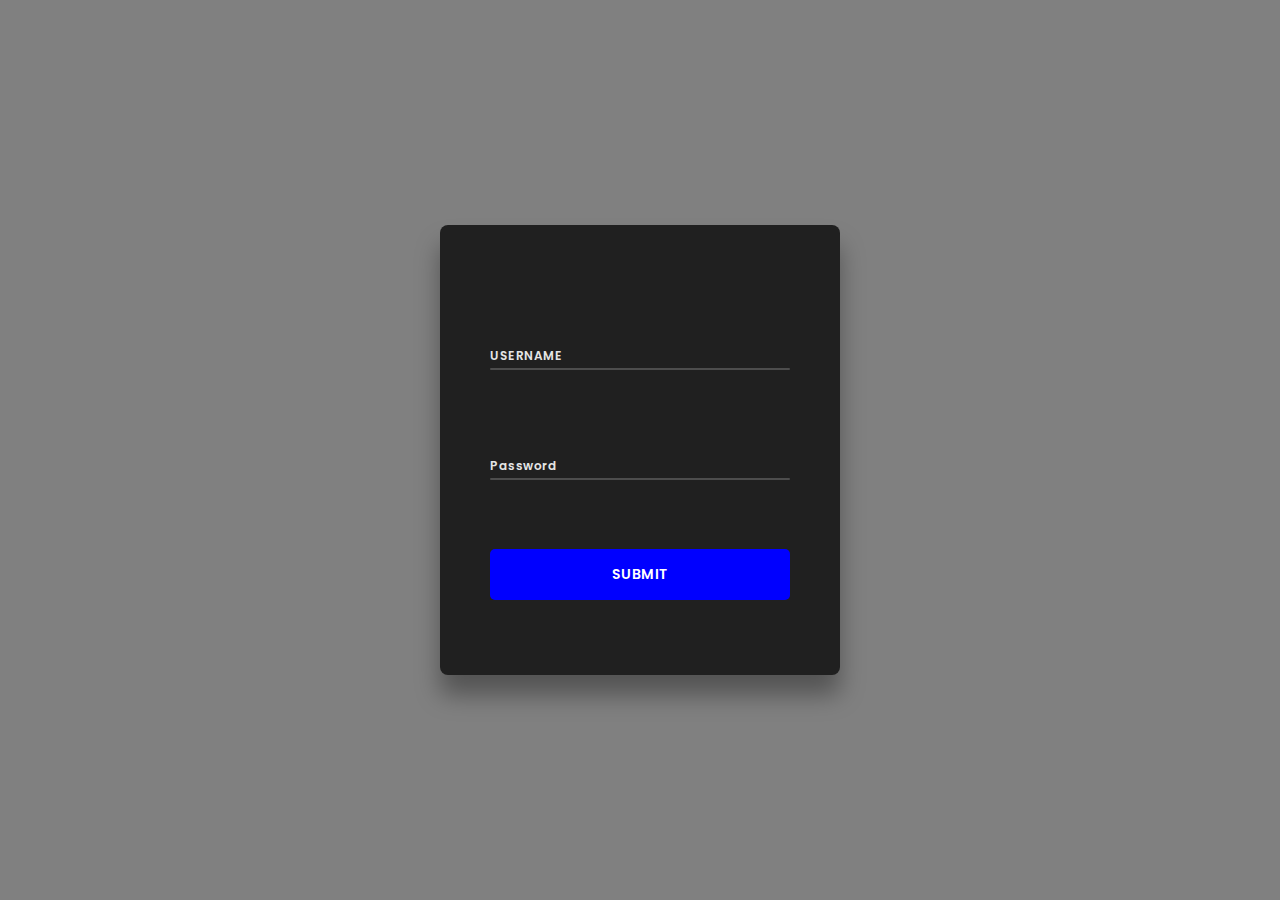
<file: Login_page/index.html>
<!DOCTYPE html>
<html lang="en">
<head>
    <title>Placeholder Animation</title>
    <!--Google Font-->
    <link rel="preconnect" href="https://fonts.gstatic.com">
    <link href="https://fonts.googleapis.com/css2?family=Poppins:wght@300;600&display=swap" rel="stylesheet">
    <!--Stylesheet-->
    <link rel="stylesheet" href="style.css">
</head>
<body>
    <form>
        <input type="text" id="username" placeholder="Enter your username">
        <label for="username" onclick="expand(this)">USERNAME</label>

        <input type="password" id="password" placeholder="Enter your password">
        <label for="password" onclick="expand(this)">Password</label>

        <button>SUBMIT</button>
    </form>
    <!--Script-->
    <script src="script.js"></script>
</body>
</html>
</file>
<file: css/style.css>
@import url('https://fonts.googleapis.com/css2?family=Roboto:wght@100;300;400;500;700&display=swap');

:root{
    --main-color:#e38528;
}

*{
	margin:0; 
	padding:0;
	font-family: 'Roboto', sans-serif;
    box-sizing: border-box;
    outline: none; border:none;
    text-decoration: none;
    transition: all .2s linear;
    line-height: 1.5;
}

html{
    font-size: 62.5%;
    overflow-x: hidden;
    scroll-behavior: smooth;
}

body{
    background: #fcf2e8;
    padding-left: 30rem;
}

section{
    padding:1rem 5%;
    min-height: 100vh;
}

.heading{
    font-size: 4rem;
    padding-bottom: 1rem;
    color:#111;
    text-transform: uppercase;
}

.heading span{
    color:var(--main-color);
    text-transform: uppercase;
}

.btn{
    display: inline-block;
    margin-top: 1rem;
    padding:.8rem 3rem;
    background:var(--main-color);
    color:#fff;
    cursor: pointer;
    font-size: 1.7rem;
}

.btn:hover{
    background:#111;
    letter-spacing: .2rem;
}

header{
    position: fixed;
    top:0; left:0; bottom:0;
    background:#222;
    display: flex;
    align-items: center;
    justify-content: space-between;
    z-index: 1000;
    flex-flow: column;
    padding:8rem 2rem;
    width:30rem;
    text-align: center;
}

header .logo{
    text-transform: uppercase;
    color:var(--main-color);
    font-size: 3rem;
    font-weight: bolder;
}

header .logo span{
    text-transform: uppercase;
    color:var(--main-color);
}

header .navbar a{
    display: block;
    font-size: 2rem;
    color:#fff;
    margin:2rem 0;
}

header .navbar a:hover{
    letter-spacing: .2rem;
    color:var(--main-color);
}

header .follow a{
    font-size: 2.5rem;
    color:#fff;
    margin:0 .7rem;
}

header .follow a:hover{
    color:var(--main-color);
}

#menu-bars{
    position: fixed;
    top:1rem; right: 1rem;
    z-index: 10000;
    background:var(--main-color);
    color:#fff;
    border-radius: .5rem;
    padding:1rem 1.5rem;
    font-size: 3rem;
    cursor:pointer;
    display: none;
}

.cursor-1{
    position: absolute;
    top:0; left:0;
    height:1rem; width:1rem;
    background: var(--main-color);
    pointer-events: none;
    transform: translate(-50%, -50%);
    border-radius: 50%;
    z-index: 10000;
}

.cursor-1.active{
    height:7rem;
    width:7rem;
    opacity: .3;
}

.cursor-2{
    position: absolute;
    top:0; left:0;
    height:4rem; width:4rem;
    border:.1rem solid var(--main-color);
    pointer-events: none;
    transform: translate(-50%, -50%);
    border-radius: 50%;
    z-index: 10000;
    transition: .3s linear;
}

.cursor-2.active{
    display: none;
}

.home{
    display: flex;
    align-items: center;
    flex-wrap: wrap;
    gap:1.5rem;
}

.home .image{
    flex:1 1 40rem;
}

.home .image img{
    width:100%;
}

.home .content{
    flex:1 1 40rem;
}

.home .content .hi{
    font-size: 2rem;
    color:var(--main-color);
}

.home .content h3{
    font-size: 4.5rem;
    color:var(--main-color);
  
}

.home .content h3 span{
    color:var(--main-color);
    
}

.home .content .info{
    font-size: 3.5rem;
    color:#111;
    padding:.5rem 0;
}

.home .content .text{
    font-size: 1.7rem;
    color:#666;
    padding:.5rem 0;
}
.about h1{
	color:var(--main-color);
	box-shadow: 0 .5rem 1rem rgba(0,0,0,.1);
}

.about .row-1{
    display: flex;
    flex-wrap: wrap;
    gap:1.5rem;
    padding-bottom: 2rem;
}

.about .row-1 .image{
    flex:1 1 25rem;
}

.about .row-1 .image img{
    height: 100%;
    width:100%;
    object-fit: cover;
    border:1rem solid #fff;
    border-radius: .5rem;
    box-shadow: 0 .5rem 1rem rgba(0,0,0,.1);
}

.about .row-1 .content{
    flex:1 1 50rem;
}

.about .row-1 .content h3{
    color:#333;
    font-size: 3.5rem;
}

.about .row-1 .content p{
    color:#666;
    font-size: 1.7rem;
    padding:.5rem 0;
}

.about .row-1 .content .box-container{
    display: flex;
    flex-wrap: wrap;
    gap:1.5rem;
    padding: 0.5rem 0;
}

.about .row-1 .content .box-container .box {
    flex:1 1 20rem;
	
}

.about .row-1 .content .box-container .box span{
    color:var(--main-color);
}

.about .row-2{
    display: flex;
    flex-wrap: wrap;
    gap:1.5rem;
    align-items: center;
}

.about .row-2 .skills{
    flex:1 1 40rem;
}

.about .row-2 .skills .progress{
    padding:1rem 0;
}

.about .row-2 .skills .progress h3{
    display: flex;
    justify-content: space-between;
    padding:.7rem 0;
    font-size: 1.7rem;
    color:#111;
    font-weight: 400;
}

.about .row-2 .skills .progress .bar{
    width:100%;
    background:#ccc;
    overflow:hidden;
    height:1rem;
    border-radius: 50rem;
}

.about .row-2 .skills .progress .bar span{
    display:block;
    height:100%;
    background:var(--main-color);
    border-radius: 50rem;
}

.about .row-2 .skills .progress:nth-child(1) .bar span{
    width:95%;
	background:red;
}

.about .row-2 .skills .progress:nth-child(2) .bar span{
    width:80%;
	background:blue;
}

.about .row-2 .skills .progress:nth-child(3) .bar span{
    width:75%;
	background:orange;
}

.about .row-2 .skills .progress:nth-child(4) .bar span{
    width:85%;
	background:brown;
}
.about .row-2 .skills .progress:nth-child(5) .bar span{
    width:75%;
	background:blue;
	
}
.about .row-2 .skills .progress:nth-child(6) .bar span{
    width:60%;
	background:red;
	
}


.about .row-2 .box-container{
    flex:1 1 40rem;
    display: flex;
    flex-wrap: wrap;
    gap:1.5rem;
}

.about .row-2 .box-container .box{
    flex:1 1 15rem;
    background:black;
    padding:2rem;
    border-radius: .5rem;
    box-shadow: 0 .5rem 1rem rgba(0,0,0,.1);
}

.about .row-2 .box-container .box h3{
    color:var(--main-color);
    font-size: 3rem;
}

.about .row-2 .box-container .box p{
    color:#666;
    font-size: 1.7rem;
    padding-top: .5rem;
}

/* resume */
.resume .section-title h2{
	font-size: 40px;
    font-weight: 700;
	color:var(--main-color);
    margin-top: 20px;
    margin-bottom: 20px;
	border-radius: .5rem;
    box-shadow: 0 .5rem 1rem rgba(0,0,0,.1);
}

.resume .section-title p{
	font-size: 1.7rem;
}
.resume .resume-title {
    font-size: 26px;
    font-weight: 700;
    margin-top: 20px;
    margin-bottom: 20px;
    color: #45505b;
	border-radius: .5rem;
    box-shadow: 0 .5rem 1rem rgba(0,0,0,.1);
  }
  .resume .resume-item {
    padding: 0 0 20px 20px;
    margin-top: -2px;
    border-left: 2px solid #0563bb;
    position: relative;
  }
  .resume .resume-item h4 {
    line-height: 18px;
    font-size: 18px;
    font-weight: 600;
    text-transform: uppercase;
    font-family: "Poppins", sans-serif;
    color: #0563bb;
    margin-bottom: 10px;
  }
  .resume .resume-item h5 {
    font-size: 16px;
    background: #f7f8f9;
    padding: 5px 15px;
    display: inline-block;
    font-weight: 600;
    margin-bottom: 10px;
	color:red;
  }
  .resume .resume-item p{
	font-size:1.7rem;  
  }
	
  .resume .resume-item ul {
    padding-left: 20px;
  }
  .resume .resume-item ul li {
    padding-bottom: 10px;
	font-size:1.5rem;
	position:relative;
    right:40%;
	
  }
  .resume .resume-item:last-child {
    padding-bottom: 0;
  }
  .resume .resume-item::before {
    content: "";
    position: absolute;
    width: 16px;
    height: 16px;
    border-radius: 50px;
    left: -9px;
    top: 0;
    background: #fff;
    border: 2px solid #0563bb;
  }
  
/* resume */


/* my project */

.project .box-container{
    display: flex;
    flex-wrap: wrap;
    gap:1.5rem;
}
.project h1{
	color:var(--main-color);
	box-shadow: 0 .5rem 1rem rgba(0,0,0,.1);
}

.project .box-container .box{
    flex:1 1 30rem;
    height:25rem;
    position: relative;
    overflow:hidden;
    border:1rem solid #fff;
    box-shadow: 0 .5rem 1rem rgba(0,0,0,.1);
    background:#fff;
    border-radius: .5rem;
}

.project .box-container .box img{
    height:100%;
    width:100%;
    object-fit: cover;
    border-radius: .5rem;
    position: relative;
    z-index: 1;
}

.project .box-container .box:hover img{
    height:80%;
    width:100%;
}

.project .box-container .box h3{
    position: absolute;
    bottom:.5rem; left:1rem;
    font-size: 2.5rem;
    color:#333;
    text-transform: uppercase;
}

.project .box-container .box .icons{
    position: absolute;
    top:1rem; right:1rem;
}

.project .box-container .box .icons a{
    display: block;
    height:4rem;
    width:4rem;
    border-radius: .5rem;
    background: #eee;
    color:#333;
    font-size: 1.7rem;
    line-height: 4rem;
    text-align: center;
    margin-bottom: 1rem;
}

.project .box-container .box .icons a:hover{
    background:var(--main-color);
    color:#fff;
}
/* end my project */

/*contact starts */

.contact .icons-container{
    display: flex;
    gap:1.5rem;
    flex-wrap: wrap;
    padding-bottom: 2rem;
}

.contact .icons-container .icons{
    flex:1 1 25rem;
    text-align: center;
    padding:2rem;
    background:#fff;
    box-shadow: 0 .5rem 1rem rgba(0,0,0,.1);
    border-radius: .5rem;
}

.contact .icons-container .icons i{
    height:5rem;
    width:5rem;
    line-height: 5rem;
    font-size: 2rem;
    background: var(--main-color);
    color:#fff;
    border-radius: 50%;
}

.contact .icons-container .icons h3{
    color:#111;
    font-size: 2rem;
    padding:.5rem 0;
    padding-top: 1rem;
}

.contact .icons-container .icons p{
    color:#666;
    font-size: 1.7rem;
}

.contact .row{
    display: flex;
    flex-wrap: wrap;
    gap:1.5rem;
}

.contact .row form{
    flex:1 1 55rem;
    background:#fff;
    padding:0 2rem;
    box-shadow: 0 .5rem 1rem rgba(0,0,0,.1);
    border-radius: .5rem;
}


.contact .row form .box,
.contact .row form textarea{
    width: 100%;
    border-bottom: .1rem solid #333;
    color:#333;
    text-transform: none;
    font-size: 1.7rem;
    padding:1rem 0;
    margin:1rem 0;
}


.center{
    text-align: center;
}

.contact h2{
	font-size:40px;
	color:var(--main-color);
    font-weight: 700;
    margin-top: 20px;
    margin-bottom: 20px;
	border-radius: .5rem;
    box-shadow: 0 .5rem 1rem rgba(0,0,0,.1);
	
}

/* Svg icons */

.icon{
	justify-content: center;
	display: flex;
	align-items:center;
	text-align:center;
}
ul {
    list-style: none;
	position:relative;
	left:40%;
	

}

.icons8-facebook {
    display: inline-block;
	float:left;
	font-size:60%;
    width: 48px;
    height: 48px;
    background: url('[data-uri]') 50% 50% no-repeat;
    background-size: 100%;
}


.icons8-instagram {
    display: inline-block;
	float:left;
    width: 48px;
    height: 48px;
    background: url('[data-uri]') 50% 50% no-repeat;
    background-size: 100%;
}

.icons8-whatsapp {
    display: inline-block;
	float:left;
    width: 48px;
    height: 48px;
    background: url('[data-uri]') 50% 50% no-repeat;
    background-size: 100%;
}



.icons8-gmail {
    display: inline-block;
    width: 48px;
    height: 48px;
    background: url('[data-uri]') 50% 50% no-repeat;
    background-size: 100%;
}

/*contact ends */

/*footer starts */


.footer{
	width:100%;
	height:100%;
    margin-top: 0.rem;
    font-size:1.7rem;
    padding:2.5rem;
    text-align: center;
    color:#666;
    background: black;
}

.footer a{
    color:var(--main-color);
	 font-size:100%;
	 
}

/* footer ends */







/* media queries  */
@media (max-width:991px){

    html{
        font-size: 55%;
    }
    
    body{
        padding: 0;
    }

    #menu-bars{
        display: initial;
    }

    header{
        left:-120%;
    }

    header.active{
        left:0%;
    }

    .cursor-1,
    .cursor-2{
        display: none;
    }

}

@media (max-width:450px){

    html{
        font-size: 50%;
    }

    header{
        width:100%;
    }
</file>
<file: Age_calculator/style.css>
*,
*:before,
*:after{
    padding: 0;
    margin: 0;
    box-sizing: border-box;
}
body{
    background-color: #0a6cf1;
}
.container{
    width: 40%;
    min-width: 450px;
    position: absolute;
    transform: translate(-50%,-50%);
    left: 50%;
    top: 50%;
    padding: 50px 30px;
}
.container *{
    font-family: "Poppins",sans-serif;
    border: none;
    outline: none;
}
.inputs-wrapper{
    background-color: #080808;
    padding: 30px 25px;
    border-radius: 8px;
    box-shadow: 0 15px 20px rgba(0,0,0,0.3);
    margin-bottom: 50px;
}
input,
button{
    height: 50px;
    background-color: #ffffff;
    color: #080808;
    font-weight: 500;
    border-radius: 5px;
}
input{
    width: 60%;
    padding: 0 20px;
    font-size: 14px;
}
button{
    width: 30%;
    float: right;
}
.outputs-wrapper{
    width: 100%;
    display: flex;
    justify-content: space-between;
}
.outputs-wrapper div{
    height: 100px;
    width: 100px;
    background-color: #080808;
    border-radius: 5px;
    color: #ffffff;
    display: grid;
    place-items: center;
    padding: 20px 0;
    box-shadow: 0 15px 20px rgba(0,0,0,0.3);
}
span{
    font-size: 30px;
    font-weight: 500;
}
p{
    font-size: 14px;
    color: #707070;
    font-weight: 400;
}
</file>
<file: Hospital_project/css/style.css>
:root{
    --green:#16a085;
    --black:#444;
    --light-color:#777;
    --box-shadow:.5rem .5rem 0 rgba(22, 160, 133, .2);
    --text-shadow:.4rem .4rem 0 rgba(0, 0, 0, .2);
    --border:.2rem solid var(--green);
}

*{
    font-family: 'Poppins', sans-serif;
    margin:0; padding: 0;
    box-sizing: border-box;
    outline: none; border: none;
    text-transform: capitalize;
    transition: all .2s ease-out;
    text-decoration: none;
}

html{
    font-size: 62.5%;
    overflow-x: hidden;
    scroll-padding-top: 7rem;
    scroll-behavior: smooth;
}

section{
    padding:2rem 9%;
}

section:nth-child(even){
    background: #f5f5f5;
}

.heading{
    text-align: center;
    padding-bottom: 2rem;
    text-shadow: var(--text-shadow);
    text-transform: uppercase;
    color:var(--black);
    font-size: 5rem;
    letter-spacing: .4rem;
}

.heading span{
    text-transform: uppercase;
    color:var(--blue);
}

.btn{
    display: inline-block;
    margin-top: 1rem;
    padding: .5rem;
    padding-left: 1rem;
    border:var(--border);
    border-radius: .5rem;
    box-shadow: var(--box-shadow);
    color:var(--green);
    cursor: pointer;
    font-size: 1.7rem;
    background: #fff;
}

.btn span{
    padding:.7rem 1rem;
    border-radius: .5rem;
    background: var(--green);
    color:#fff;
    margin-left: .5rem;
}

.btn:hover{
    background: var(--green);
    color:#fff;
}

.btn:hover span{
    color: var(--green);
    background:#fff;
    margin-left: 1rem;
}

.header{
    padding:2rem 9%;
    position: fixed;
    top:0; left: 0; right: 0;
    z-index: 1000;
    box-shadow: 0 .5rem 1.5rem rgba(0, 0, 0, .1);
    display: flex;
    align-items: center;
    justify-content: space-between;
    background: #fff;
}

.header .logo{
    font-size: 2.5rem;
    color: var(--black);
	text-shadow: var(--text-shadow);
}
.header a:hover{
	color:red
}


.header .logo i{
    color: var(--red);
}

.header .navbar a{
    font-size: 1.7rem;
    color: var(--black);
    margin-left: 2rem;
}

.header .navbar a:hover{
    color:blue;
}

#menu-btn{
    font-size: 2.5rem;
    border-radius: .5rem;
    background: #eee;
    color:var(--green);
    padding: 1rem 1.5rem;
    cursor: pointer;
    display: none;
}

.home{
    display: flex;
    align-items: center;
    flex-wrap: wrap;
    gap:1.5rem;
    padding-top: 10rem;
}

.home .image{
    flex:1 1 45rem;
}

.home .image img{
    width:100%;
	
}

.home .content{
    flex:1 1 45rem;
	
}

.home .content h3{
    font-size: 4.5rem;
    color:var(--black);
    line-height: 1.8;
    text-shadow: var(--text-shadow);
}

.home .content p{
    font-size: 1.7rem;
    color:var(--light-color);
    line-height: 1.8;
    padding: 1rem 0;
}

.icons-container{
	
    display: grid;
    gap:2rem;
    grid-template-columns: repeat(auto-fit, minmax(20rem, 1fr));
    padding-top: 5rem;
    padding-bottom: 5rem;
}

.icons-container .icons{
    border:var(--border);
    border-radius: .5rem;
    text-align: center;
    padding: 2.5rem;
}

.icons-container .icons i{
    font-size: 4.5rem;
    color:var(--green);
    padding-bottom: .7rem;
}

.icons-container .icons h3{
    font-size: 4.5rem;
    color:var(--black);
    padding: .5rem 0;
    text-shadow: var(--text-shadow);
}

.icons-container .icons p{
    font-size: 1.7rem;
    color:var(--light-color);
	font-style:times new roman;
}

.services .box-container{
    display: grid;
    grid-template-columns: repeat(auto-fit, minmax(27rem, 1fr));
    gap:2rem;
}

.services .box-container .box{
    background:#fff;
    border-radius: .3rem;
    box-shadow: var(--box-shadow);
    border:var(--border);
    padding: 2.5rem;
}

.services .box-container .box i{
    color: var(--green);
    font-size: 5rem;
    padding-bottom: .5rem;
}

.services .box-container .box h3{
    color: var(--black);
    font-size: 2.5rem;
    padding:1rem 0;
}

.services .box-container .box p{
    color: var(--light-color);
    font-size: 1.4rem;
    line-height: 2;
}

.about .row{
    display: flex;
    align-items: center;
    flex-wrap: wrap;
    gap:2rem;
}

.about .row .image{
    flex:1 1 45rem;
}

.about .row .image img{
    width: 100%;
}

.about .row .content{
    flex:1 1 45rem;
}

.about .row .content h3{
    color: var(--black);
    text-shadow: var(--text-shadow);
    font-size: 4rem;
    line-height: 1.8;
}

.about .row .content p{
    color: var(--light-color);
    padding:1rem 0;
    font-size: 1.5rem;
    line-height: 1.8;
}

.doctors .box-container{
    display: grid;
    grid-template-columns: repeat(auto-fit, minmax(30rem, 1fr));
    gap:2rem;
}

.doctors .box-container .box{
    text-align: center;
    background:#fff;
    border-radius: .2rem;
    border:var(--border);
    box-shadow: var(--box-shadow);
    padding:2rem;
}

.doctors .box-container .box img{
    height: 10rem;
    border:var(--border);
    border-radius: .5rem;
    margin-top: 1rem;
    margin-bottom: 1rem;
}

.doctors .box-container .box h3{
    color:var(--white);
    font-size: 2.5rem;
}

.doctors .box-container .box span{
    color:var(--green);
    font-size: 1.5rem;
}

.doctors .box-container .box .share{
    padding-top: 2rem;
}

.doctors .box-container .box .share a{
    height: 5rem;
    width: 5rem;
    line-height: 4.5rem;
    font-size: 2rem;
    color:var(--green);
    border-radius: .5rem;
    border:var(--border);
    margin:.3rem;
}

.doctors .box-container .box .share a:hover{
    background:var(--green);
    color:#fff;
    box-shadow: var(--box-shadow);
}

.book .row{
    display: flex;
    align-items: center;
    flex-wrap: wrap;
    gap:2rem;
}
 
.book .row .image{
    flex:1 1 45rem;
}

.book .row .image img{
    width: 100%;
}

.book .row form{
    flex:1 1 45rem;
    background: #fff;
    border:var(--border);
    box-shadow: var(--box-shadow);
    text-align: center;
    padding: 2rem;
    border-radius: .5rem;
}

.book .row form h3{
    color:var(--black);
    padding-bottom: 1rem;
    font-size: 3rem;
}

.book .row form .box{
    width: 100%;
    margin:.7rem 0;
    border-radius: .5rem;
    border:var(--border);
    font-size: 1.6rem;
    color: var(--black);
    text-transform: none;
    padding: 1rem;
}

.book .row form .btn{
    padding:1rem 4rem;
}

.review .box-container{
    display: grid;
    grid-template-columns: repeat(auto-fit, minmax(27rem, 1fr));
    gap:2rem;
}

.review .box-container .box{
    border:var(--border);
    box-shadow: var(--box-shadow);
    border-radius: .2rem;
    padding:2.0rem;
    background: #fff;
    text-align: center;
    position: relative;
    overflow: hidden;
    z-index: 0;
}

.review .box-container .box img{
    height: 10rem;
    width: 10rem;
    border-radius: 50%;
    object-fit: cover;
    border:.5rem solid #fff;
}

.review .box-container .box h3{
    color:#fff;
    font-size: 2.2rem;
    padding:.5rem 0;
}

.review .box-container .box .stars i{
    color:#000;
    font-size: 1.5rem;
}

.review .box-container .box .text{
    color:var(--light-color);
    line-height: 1.8;
    font-size: 1.6rem;
    padding-top: 4rem;
}

.review .box-container .box::before{
    content: '';
    position: absolute;
    top:-4rem; left: 50%;
    transform:translateX(-50%);
    background:var(--green);
    border-bottom-left-radius: 50%;
    border-bottom-right-radius: 50%;
    height: 25rem;
    width: 120%;
    z-index: -1;
}

.footer .box-container{
    display: grid;
    grid-template-columns: repeat(auto-fit, minmax(22rem, 1fr));
    gap:2rem;
	
}

.footer .box-container .box h3{
    font-size: 2.5rem;
    color:var(--black);
    padding: 1rem 0;
}

.footer .box-container .box a{
    display: block;
    font-size: 1.5rem;
    color:var(--light-color);
    padding: 1rem 0;
}

.footer .box-container .box a i{
    padding-right: .5rem;
    color:var(--green);
}



.footer .credit{
    padding: 1rem;
    padding-top: 30rem;
    margin-top: 30rem;
    text-align: center;
    font-size: 2rem;
    color:var(--light-color);
    border-top: .2rem solid rgba(0, 0, 0, .1);
}

.footer .credit span{
    color:var(--green);
}









/* media queries  */
@media (max-width:991px){

    html{
        font-size: 55%;
    }

    .header{
        padding: 2rem;
    }

    section{
        padding:2rem;
    }

}

@media (max-width:768px){

    #menu-btn{
        display: initial;
    }

    .header .navbar{
        position: absolute;
        top:115%; right: 2rem;
        border-radius: .5rem;
        box-shadow: var(--box-shadow);
        width: 30rem;
        border: var(--border);
        background: #fff;
        transform: scale(0);
        opacity: 0;
        transform-origin: top right;
        transition: none;
    }

    .header .navbar.active{
        transform: scale(1);
        opacity: 1;
        transition: .2s ease-out;
    }

    .header .navbar a{
        font-size: 2rem;
        display: block;
        margin:2.5rem;
    }

}

@media (max-width:450px){

    html{
        font-size: 50%;
    }

}
:root{
    --green:#16a085;
    --black:#444;
    --light-color:#777;
    --box-shadow:.5rem .5rem 0 rgba(22, 160, 133, .2);
    --text-shadow:.4rem .4rem 0 rgba(0, 0, 0, .2);
    --border:.2rem solid var(--green);
}

*{
    font-family: 'Poppins', sans-serif;
    margin:0; padding: 0;
    box-sizing: border-box;
    outline: none; border: none;
    text-transform: capitalize;
    transition: all .2s ease-out;
    text-decoration: none;
}

html{
    font-size: 62.5%;
    overflow-x: hidden;
    scroll-padding-top: 7rem;
    scroll-behavior: smooth;
}

section{
    padding:2rem 9%;
}

section:nth-child(even){
    background: #f5f5f5;
}

.heading{
    text-align: center;
    padding-bottom: 2rem;
    text-shadow: var(--text-shadow);
    text-transform: uppercase;
    color:var(--black);
    font-size: 5rem;
    letter-spacing: .4rem;
}

.heading span{
    text-transform: uppercase;
    color:var(--blue);
}

.btn{
    display: inline-block;
    margin-top: 1rem;
    padding: .5rem;
    padding-left: 1rem;
    border:var(--border);
    border-radius: .5rem;
    box-shadow: var(--box-shadow);
    color:var(--green);
    cursor: pointer;
    font-size: 1.7rem;
    background: #fff;
}

.btn span{
    padding:.7rem 1rem;
    border-radius: .5rem;
    background: var(--green);
    color:#fff;
    margin-left: .5rem;
}

.btn:hover{
    background: var(--green);
    color:#fff;
}

.btn:hover span{
    color: var(--green);
    background:#fff;
    margin-left: 1rem;
}

.header{
    padding:2rem 9%;
    position: fixed;
    top:0; left: 0; right: 0;
    z-index: 1000;
    box-shadow: 0 .5rem 1.5rem rgba(0, 0, 0, .1);
    display: flex;
    align-items: center;
    justify-content: space-between;
    background: #fff;
}

.header .logo{
    font-size: 2.5rem;
    color: var(--black);
	text-shadow: var(--text-shadow);
}
.header a:hover{
	color:red
}


.header .logo i{
    color: var(--red);
}

.header .navbar a{
    font-size: 1.7rem;
    color: var(--black);
    margin-left: 2rem;
}

.header .navbar a:hover{
    color:blue;
}

#menu-btn{
    font-size: 2.5rem;
    border-radius: .5rem;
    background: #eee;
    color:var(--green);
    padding: 1rem 1.5rem;
    cursor: pointer;
    display: none;
}

.home{
    display: flex;
    align-items: center;
    flex-wrap: wrap;
    gap:1.5rem;
    padding-top: 10rem;
}

.home .image{
    flex:1 1 45rem;
}

.home .image img{
    width:100%;
	
}

.home .content{
    flex:1 1 45rem;
	
}

.home .content h3{
    font-size: 4.5rem;
    color:var(--black);
    line-height: 1.8;
    text-shadow: var(--text-shadow);
}

.home .content p{
    font-size: 1.7rem;
    color:var(--light-color);
    line-height: 1.8;
    padding: 1rem 0;
}

.icons-container{
	
    display: grid;
    gap:2rem;
    grid-template-columns: repeat(auto-fit, minmax(20rem, 1fr));
    padding-top: 5rem;
    padding-bottom: 5rem;
}

.icons-container .icons{
    border:var(--border);
    border-radius: .5rem;
    text-align: center;
    padding: 2.5rem;
}

.icons-container .icons i{
    font-size: 4.5rem;
    color:var(--green);
    padding-bottom: .7rem;
}

.icons-container .icons h3{
    font-size: 4.5rem;
    color:var(--black);
    padding: .5rem 0;
    text-shadow: var(--text-shadow);
}

.icons-container .icons p{
    font-size: 1.7rem;
    color:var(--light-color);
	font-style:times new roman;
}

.services .box-container{
    display: grid;
    grid-template-columns: repeat(auto-fit, minmax(27rem, 1fr));
    gap:2rem;
}

.services .box-container .box{
    background:#fff;
    border-radius: .3rem;
    box-shadow: var(--box-shadow);
    border:var(--border);
    padding: 2.5rem;
}

.services .box-container .box i{
    color: var(--green);
    font-size: 5rem;
    padding-bottom: .5rem;
}

.services .box-container .box h3{
    color: var(--black);
    font-size: 2.5rem;
    padding:1rem 0;
}

.services .box-container .box p{
    color: var(--light-color);
    font-size: 1.4rem;
    line-height: 2;
}

.about .row{
    display: flex;
    align-items: center;
    flex-wrap: wrap;
    gap:2rem;
}

.about .row .image{
    flex:1 1 45rem;
}

.about .row .image img{
    width: 100%;
}

.about .row .content{
    flex:1 1 45rem;
}

.about .row .content h3{
    color: var(--black);
    text-shadow: var(--text-shadow);
    font-size: 4rem;
    line-height: 1.8;
}

.about .row .content p{
    color: var(--light-color);
    padding:1rem 0;
    font-size: 1.5rem;
    line-height: 1.8;
}

.doctors .box-container{
    display: grid;
    grid-template-columns: repeat(auto-fit, minmax(30rem, 1fr));
    gap:2rem;
}

.doctors .box-container .box{
    text-align: center;
    background:#fff;
    border-radius: .2rem;
    border:var(--border);
    box-shadow: var(--box-shadow);
    padding:2rem;
}

.doctors .box-container .box img{
    height: 10rem;
    border:var(--border);
    border-radius: .5rem;
    margin-top: 1rem;
    margin-bottom: 1rem;
}

.doctors .box-container .box h3{
    color:var(--white);
    font-size: 2.5rem;
}

.doctors .box-container .box span{
    color:var(--green);
    font-size: 1.5rem;
}

.doctors .box-container .box .share{
    padding-top: 2rem;
}

.doctors .box-container .box .share a{
    height: 5rem;
    width: 5rem;
    line-height: 4.5rem;
    font-size: 2rem;
    color:var(--green);
    border-radius: .5rem;
    border:var(--border);
    margin:.3rem;
}

.doctors .box-container .box .share a:hover{
    background:var(--green);
    color:#fff;
    box-shadow: var(--box-shadow);
}

.book .row{
    display: flex;
    align-items: center;
    flex-wrap: wrap;
    gap:2rem;
}
 
.book .row .image{
    flex:1 1 45rem;
}

.book .row .image img{
    width: 100%;
}

.book .row form{
    flex:1 1 45rem;
    background: #fff;
    border:var(--border);
    box-shadow: var(--box-shadow);
    text-align: center;
    padding: 2rem;
    border-radius: .5rem;
}

.book .row form h3{
    color:var(--black);
    padding-bottom: 1rem;
    font-size: 3rem;
}

.book .row form .box{
    width: 100%;
    margin:.7rem 0;
    border-radius: .5rem;
    border:var(--border);
    font-size: 1.6rem;
    color: var(--black);
    text-transform: none;
    padding: 1rem;
}

.book .row form .btn{
    padding:1rem 4rem;
}

.review .box-container{
    display: grid;
    grid-template-columns: repeat(auto-fit, minmax(27rem, 1fr));
    gap:2rem;
}

.review .box-container .box{
    border:var(--border);
    box-shadow: var(--box-shadow);
    border-radius: .2rem;
    padding:2.0rem;
    background: #fff;
    text-align: center;
    position: relative;
    overflow: hidden;
    z-index: 0;
}

.review .box-container .box img{
    height: 10rem;
    width: 10rem;
    border-radius: 50%;
    object-fit: cover;
    border:.5rem solid #fff;
}

.review .box-container .box h3{
    color:#fff;
    font-size: 2.2rem;
    padding:.5rem 0;
}

.review .box-container .box .stars i{
    color:#000;
    font-size: 1.5rem;
}

.review .box-container .box .text{
    color:var(--light-color);
    line-height: 1.8;
    font-size: 1.6rem;
    padding-top: 4rem;
}

.review .box-container .box::before{
    content: '';
    position: absolute;
    top:-4rem; left: 50%;
    transform:translateX(-50%);
    background:var(--green);
    border-bottom-left-radius: 50%;
    border-bottom-right-radius: 50%;
    height: 25rem;
    width: 120%;
    z-index: -1;
}

.footer .box-container{
    display: grid;
    grid-template-columns: repeat(auto-fit, minmax(22rem, 1fr));
    gap:2rem;
	
}

.footer .box-container .box h3{
    font-size: 2.5rem;
    color:var(--black);
    padding: 1rem 0;
}

.footer .box-container .box a{
    display: block;
    font-size: 1.5rem;
    color:var(--light-color);
    padding: 1rem 0;
}

.footer .box-container .box a i{
    padding-right: .5rem;
    color:var(--green);
}



.footer .credit{
    padding: 1rem;
    padding-top: 5rem;
    margin-top: 5rem;
    text-align: center;
    font-size: 2rem;
    color:var(--light-color);
    border-top: .1rem solid rgba(0, 0, 0, .1);
}

.footer .credit span{
    color:var(--green);
}









/* media queries  */
@media (max-width:991px){

    html{
        font-size: 55%;
    }

    .header{
        padding: 2rem;
    }

    section{
        padding:2rem;
    }

}

@media (max-width:768px){

    #menu-btn{
        display: initial;
    }

    .header .navbar{
        position: absolute;
        top:115%; right: 2rem;
        border-radius: .5rem;
        box-shadow: var(--box-shadow);
        width: 30rem;
        border: var(--border);
        background: #fff;
        transform: scale(0);
        opacity: 0;
        transform-origin: top right;
        transition: none;
    }

    .header .navbar.active{
        transform: scale(1);
        opacity: 1;
        transition: .2s ease-out;
    }

    .header .navbar a{
        font-size: 2rem;
        display: block;
        margin:2.5rem;
    }

}

@media (max-width:450px){

    html{
        font-size: 50%;
    }

}
</file>
<file: Login_page/style.css>
*,
*:before,
*:after{
    padding: 0;
    margin: 0;
    box-sizing: border-box;
}
body{
    height: 100vh;
    background:grey;
}
form{
    background-color: #202020;
    height: 450px;
    width: 400px;
    position: absolute;
    margin: auto;
    left: 0;
    right: 0;
    top: 0;
    bottom: 0;
    border-radius: 8px;
    box-shadow: 0 20px 25px rgba(0,0,0,0.35);
    padding: 0 50px;
}
form *{
    border: none;
    outline: none;
    font-family: "Poppins",sans-serif;
    font-weight: 600;
    font-size: 14px;
    letter-spacing: 0.5px;
}
input{
    display: block;
    height: 2px;
    width: 300px;
    position: absolute;
    background-color: #4d4d4d;
    color: #ffffff;
    padding: 0 15px;
    font-weight: 300;
    border-radius: 5px;   
    transition: 0.5s all;
}
label{
    display: inline-block;
    color: #e5e5e5;
    cursor: pointer;
    font-size: 12px;
    position: absolute;
    transition: 0.5s all;
}
#username{
    bottom: 305px;
}
label[for = "username"]{
    bottom: 310px;
}
#password{
    bottom: 195px;
}
label[for = "password"]{
    bottom: 200px;
}
::placeholder{
    color: transparent;
}
.my-style::placeholder{
    color: #a5a5a5;
}
button{
    width: 300px;
    position: absolute;
    bottom: 75px;
    padding: 15px 0;
    background-color: blue;
    color: #ffffff;
    border-radius: 5px;
}
</file>
